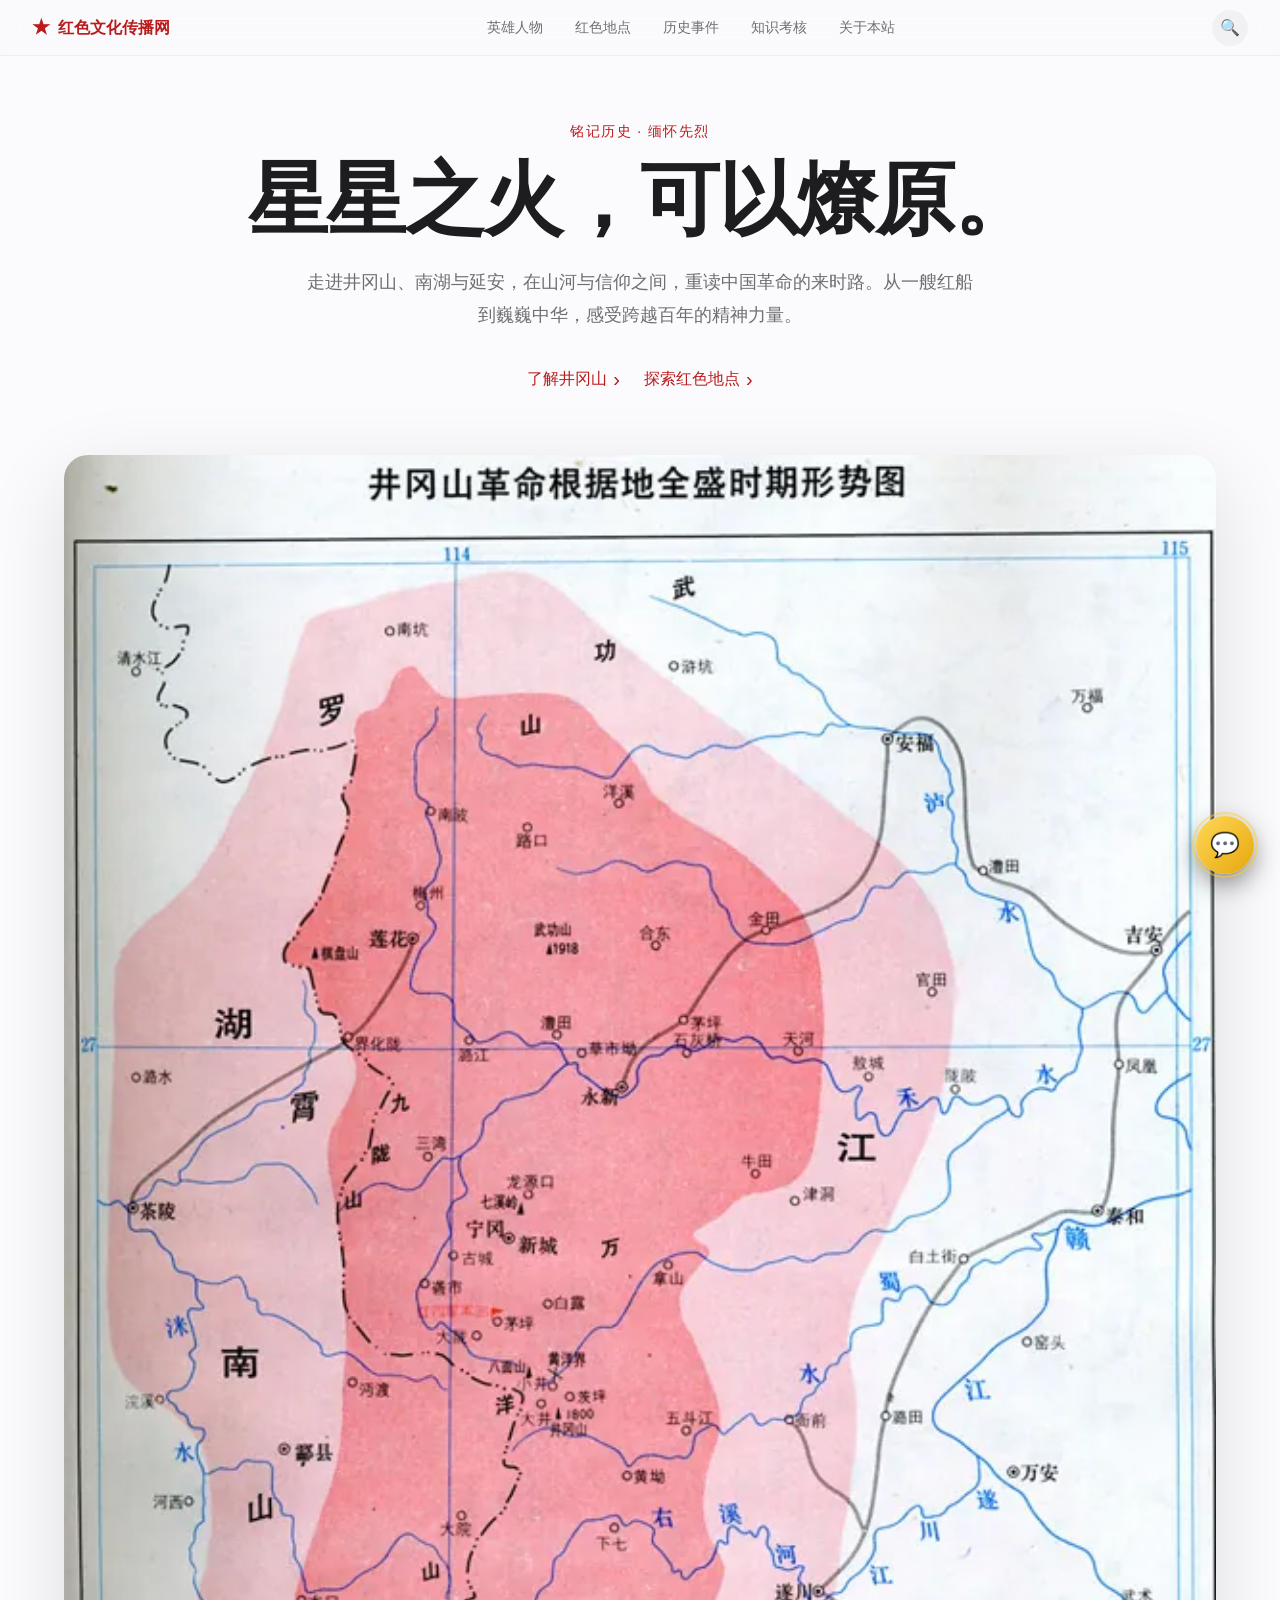
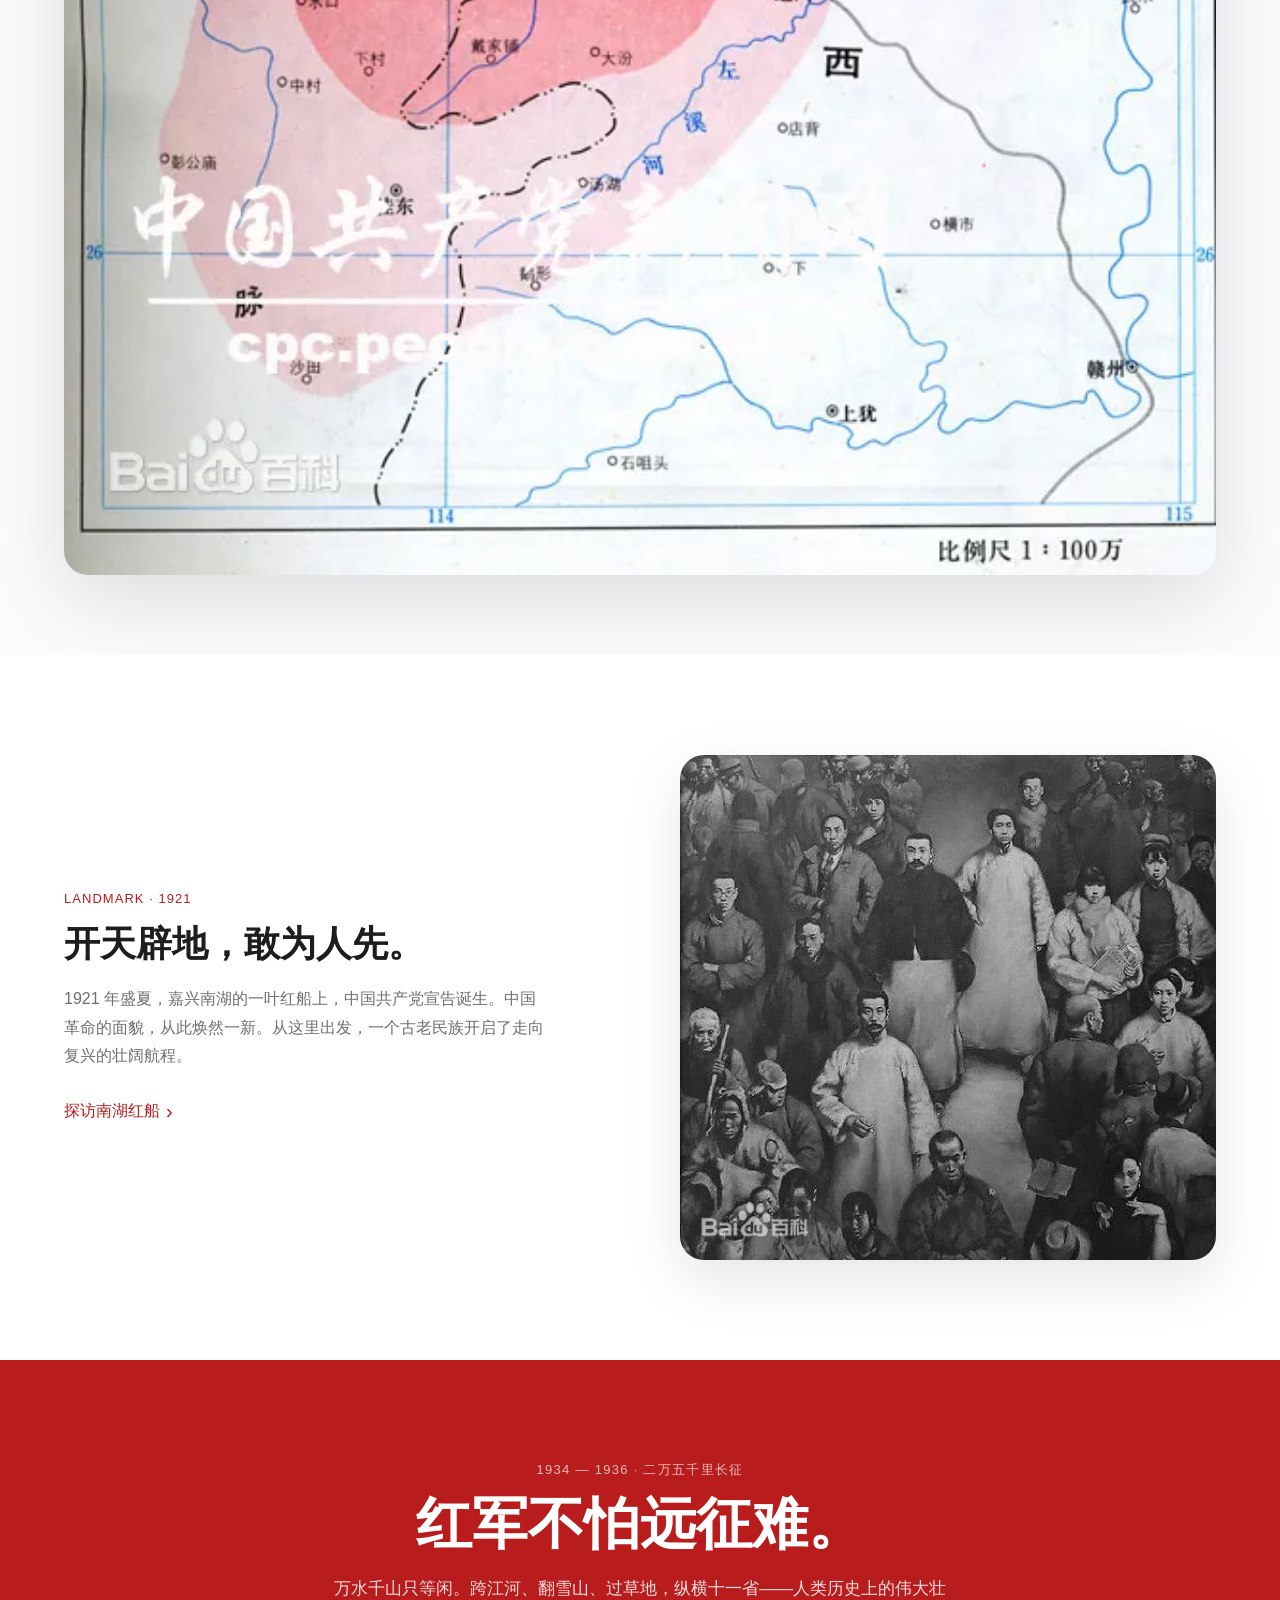
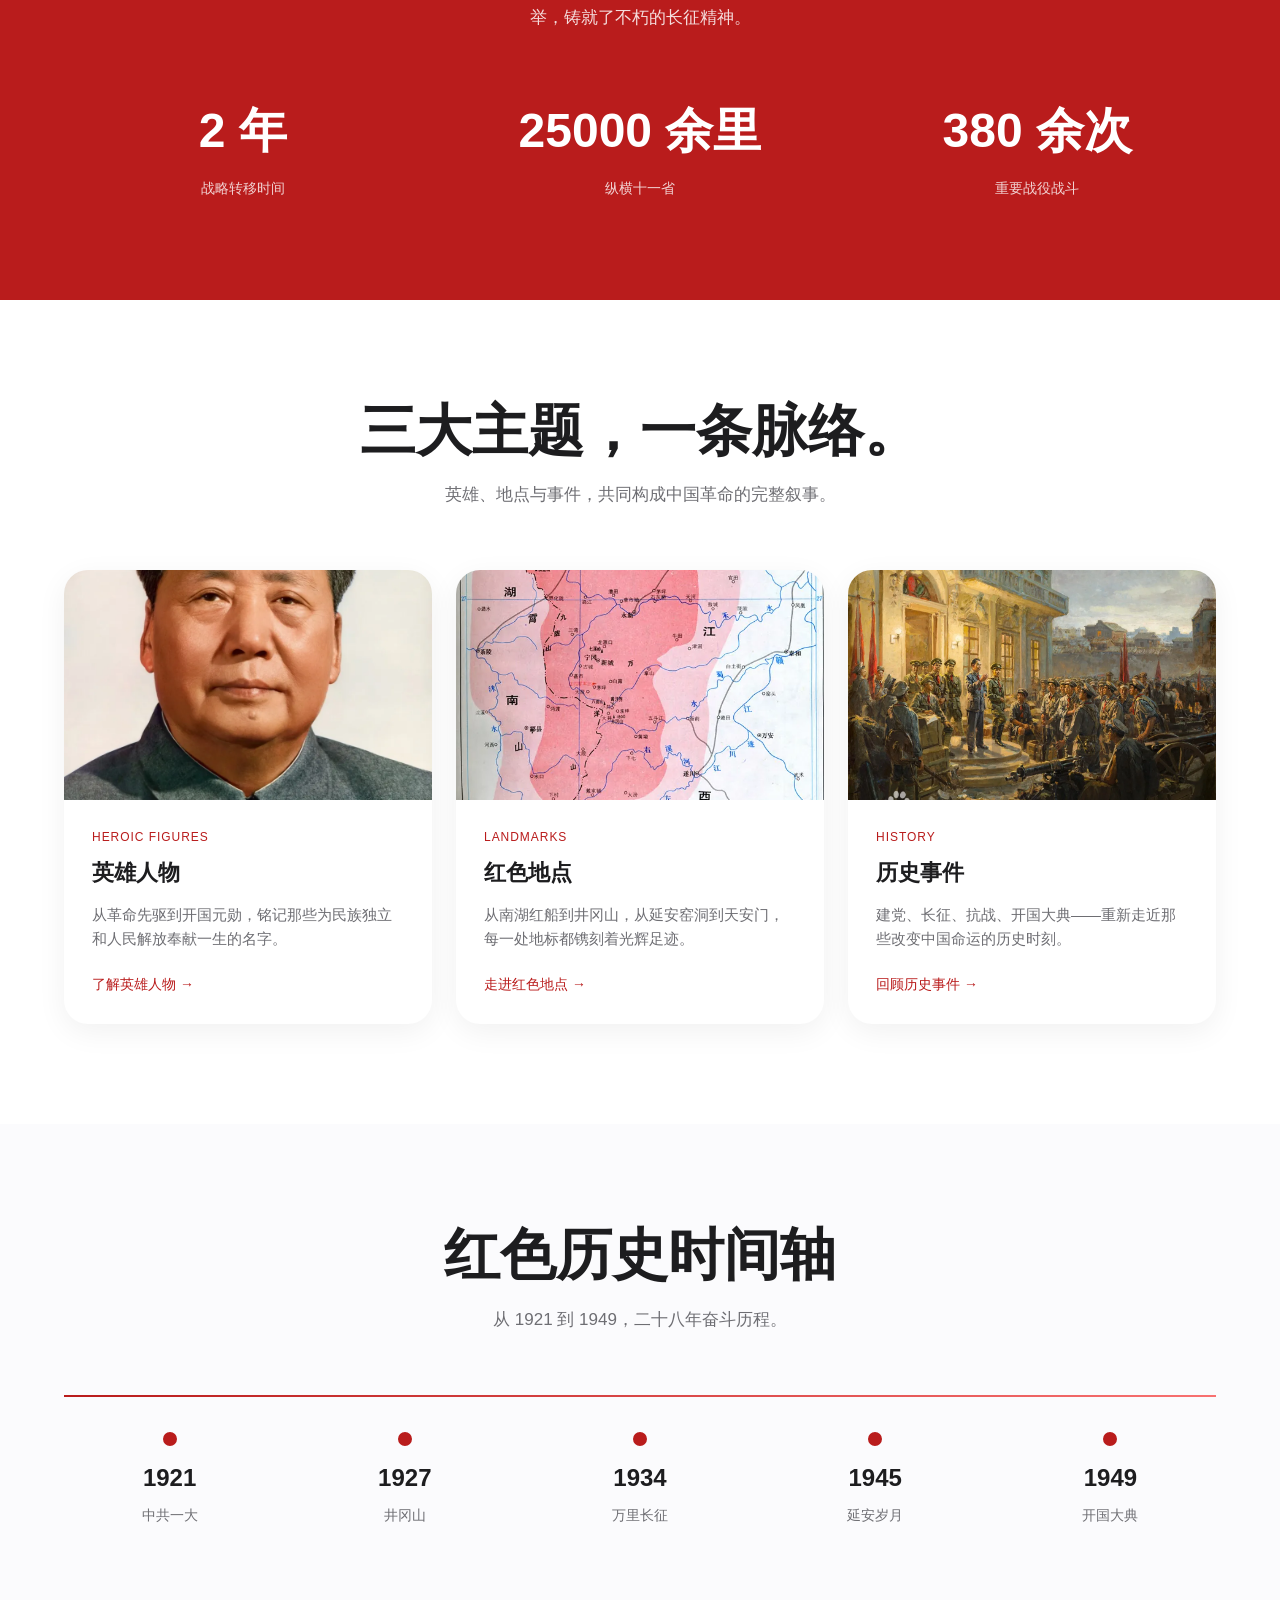
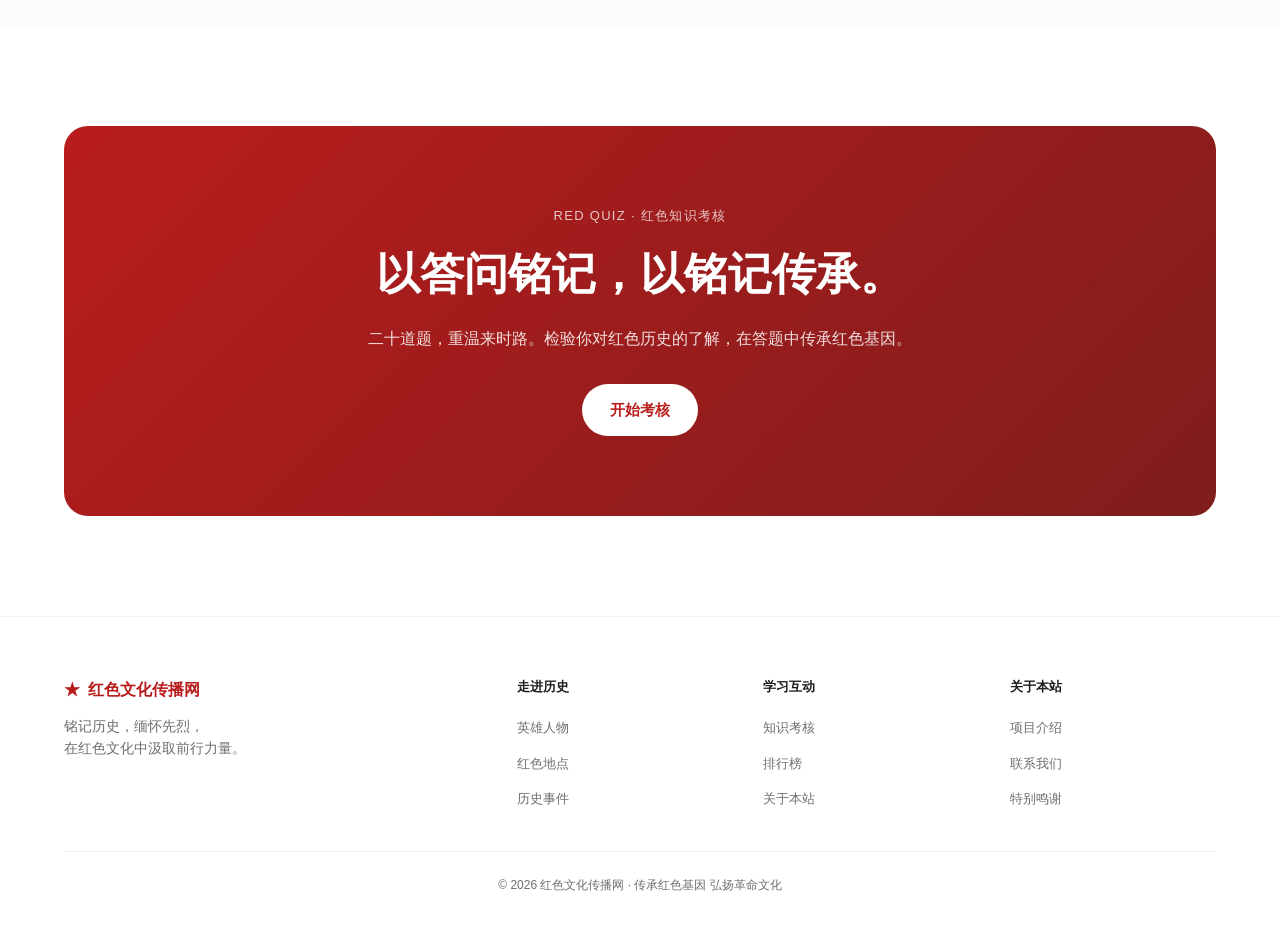
<file: index.html>
<!doctype html>
<html lang="zh-CN">
<head>
  <meta charset="UTF-8">
  <meta name="viewport" content="width=device-width, initial-scale=1.0">
  <title>红色文化传播网</title>
  <meta name="description" content="传承红色基因，弘扬革命文化。了解党史人物、红色事件、红色地点，参与知识考核。">
  <link rel="stylesheet" href="css/style.css">
</head>
<body>
  <header class="nav" id="nav">
    <a href="index.html" class="nav-logo">红色文化传播网</a>
    <nav>
      <ul class="nav-links" id="navLinks">
        <li><a href="heroes.html">英雄人物</a></li>
        <li><a href="places.html">红色地点</a></li>
        <li><a href="events.html">历史事件</a></li>
        <li><a href="quiz.html">知识考核</a></li>
        <li><a href="about.html">关于本站</a></li>
      </ul>
    </nav>
    <div class="nav-search" id="searchBtn" title="搜索">🔍</div>
    <div class="nav-toggle" id="navToggle">☰</div>
  </header>

  <main>
    <section class="hero">
      <div class="container">
        <p class="hero-eyebrow">铭记历史 · 缅怀先烈</p>
        <h1 class="hero-title">星星之火，可以燎原。</h1>
        <p class="hero-desc">走进井冈山、南湖与延安，在山河与信仰之间，重读中国革命的来时路。从一艘红船到巍巍中华，感受跨越百年的精神力量。</p>
        <div class="hero-actions">
          <a href="places.html" class="hero-link">了解井冈山</a>
          <a href="places.html" class="hero-link">探索红色地点</a>
        </div>
        <div class="hero-image">
          <img src="assets/img/jinggangshan.webp" alt="井冈山">
        </div>
      </div>
    </section>

    <section class="section section-light">
      <div class="container">
        <div class="feature">
          <div class="feature-content">
            <p class="feature-label">Landmark · 1921</p>
            <h2 class="feature-title">开天辟地，敢为人先。</h2>
            <p class="feature-text">1921 年盛夏，嘉兴南湖的一叶红船上，中国共产党宣告诞生。中国革命的面貌，从此焕然一新。从这里出发，一个古老民族开启了走向复兴的壮阔航程。</p>
            <a href="events.html" class="feature-link">探访南湖红船</a>
          </div>
          <div class="feature-image">
            <img src="assets/img/1921.webp" alt="南湖红船">
          </div>
        </div>
      </div>
    </section>

    <section class="section section-red">
      <div class="container" style="text-align: center;">
        <p class="section-eyebrow">1934 — 1936 · 二万五千里长征</p>
        <h2 class="section-title">红军不怕远征难。</h2>
        <p class="section-subtitle">万水千山只等闲。跨江河、翻雪山、过草地，纵横十一省——人类历史上的伟大壮举，铸就了不朽的长征精神。</p>
        <div class="stats">
          <div class="stat">
            <div class="stat-value">2 年</div>
            <div class="stat-label">战略转移时间</div>
          </div>
          <div class="stat">
            <div class="stat-value">25000 余里</div>
            <div class="stat-label">纵横十一省</div>
          </div>
          <div class="stat">
            <div class="stat-value">380 余次</div>
            <div class="stat-label">重要战役战斗</div>
          </div>
        </div>
      </div>
    </section>

    <section class="section section-light">
      <div class="container">
        <div class="section-header">
          <h2 class="section-title">三大主题，一条脉络。</h2>
          <p class="section-subtitle">英雄、地点与事件，共同构成中国革命的完整叙事。</p>
        </div>
        <div class="cards" id="themeCards">
          <article class="card">
            <div class="card-image">
              <img src="assets/img/maozedong.webp" alt="英雄人物">
            </div>
            <div class="card-body">
              <p class="card-label">Heroic Figures</p>
              <h3 class="card-title">英雄人物</h3>
              <p class="card-text">从革命先驱到开国元勋，铭记那些为民族独立和人民解放奉献一生的名字。</p>
              <a href="heroes.html" class="card-link">了解英雄人物 →</a>
            </div>
          </article>
          <article class="card">
            <div class="card-image">
              <img src="assets/img/jinggangshan.webp" alt="红色地点">
            </div>
            <div class="card-body">
              <p class="card-label">Landmarks</p>
              <h3 class="card-title">红色地点</h3>
              <p class="card-text">从南湖红船到井冈山，从延安窑洞到天安门，每一处地标都镌刻着光辉足迹。</p>
              <a href="places.html" class="card-link">走进红色地点 →</a>
            </div>
          </article>
          <article class="card">
            <div class="card-image">
              <img src="assets/img/81nanchangqiyi.webp" alt="历史事件">
            </div>
            <div class="card-body">
              <p class="card-label">History</p>
              <h3 class="card-title">历史事件</h3>
              <p class="card-text">建党、长征、抗战、开国大典——重新走近那些改变中国命运的历史时刻。</p>
              <a href="events.html" class="card-link">回顾历史事件 →</a>
            </div>
          </article>
        </div>
      </div>
    </section>

    <section class="section">
      <div class="container">
        <div class="section-header">
          <h2 class="section-title">红色历史时间轴</h2>
          <p class="section-subtitle">从 1921 到 1949，二十八年奋斗历程。</p>
        </div>
        <div class="timeline">
          <div class="timeline-item">
            <div class="timeline-year">1921</div>
            <div class="timeline-title">中共一大</div>
          </div>
          <div class="timeline-item">
            <div class="timeline-year">1927</div>
            <div class="timeline-title">井冈山</div>
          </div>
          <div class="timeline-item">
            <div class="timeline-year">1934</div>
            <div class="timeline-title">万里长征</div>
          </div>
          <div class="timeline-item">
            <div class="timeline-year">1945</div>
            <div class="timeline-title">延安岁月</div>
          </div>
          <div class="timeline-item">
            <div class="timeline-year">1949</div>
            <div class="timeline-title">开国大典</div>
          </div>
        </div>
      </div>
    </section>

    <section class="section section-light">
      <div class="container">
        <div class="cta">
          <p class="section-eyebrow" style="color: rgba(255,255,255,0.75);">Red Quiz · 红色知识考核</p>
          <h2 class="cta-title">以答问铭记，以铭记传承。</h2>
          <p class="cta-desc">二十道题，重温来时路。检验你对红色历史的了解，在答题中传承红色基因。</p>
          <a href="quiz.html" class="btn btn-light">开始考核</a>
        </div>
      </div>
    </section>
  </main>

  <footer class="footer">
    <div class="container">
      <div class="footer-grid">
        <div>
          <div class="footer-brand">红色文化传播网</div>
          <p class="footer-desc">铭记历史，缅怀先烈，<br>在红色文化中汲取前行力量。</p>
        </div>
        <div>
          <h4 class="footer-title">走进历史</h4>
          <ul class="footer-links">
            <li><a href="heroes.html">英雄人物</a></li>
            <li><a href="places.html">红色地点</a></li>
            <li><a href="events.html">历史事件</a></li>
          </ul>
        </div>
        <div>
          <h4 class="footer-title">学习互动</h4>
          <ul class="footer-links">
            <li><a href="quiz.html">知识考核</a></li>
            <li><a href="rank.html">排行榜</a></li>
            <li><a href="about.html">关于本站</a></li>
          </ul>
        </div>
        <div>
          <h4 class="footer-title">关于本站</h4>
          <ul class="footer-links">
            <li><a href="about.html">项目介绍</a></li>
            <li><a href="about.html#contact">联系我们</a></li>
            <li><a href="about.html#credits">特别鸣谢</a></li>
          </ul>
        </div>
      </div>
      <div class="footer-bottom">© 2026 红色文化传播网 · 传承红色基因 弘扬革命文化</div>
    </div>
  </footer>


  <script src="js/main.js"></script>
  <script src="js/ai.js"></script>
</body>
</html>
</file>
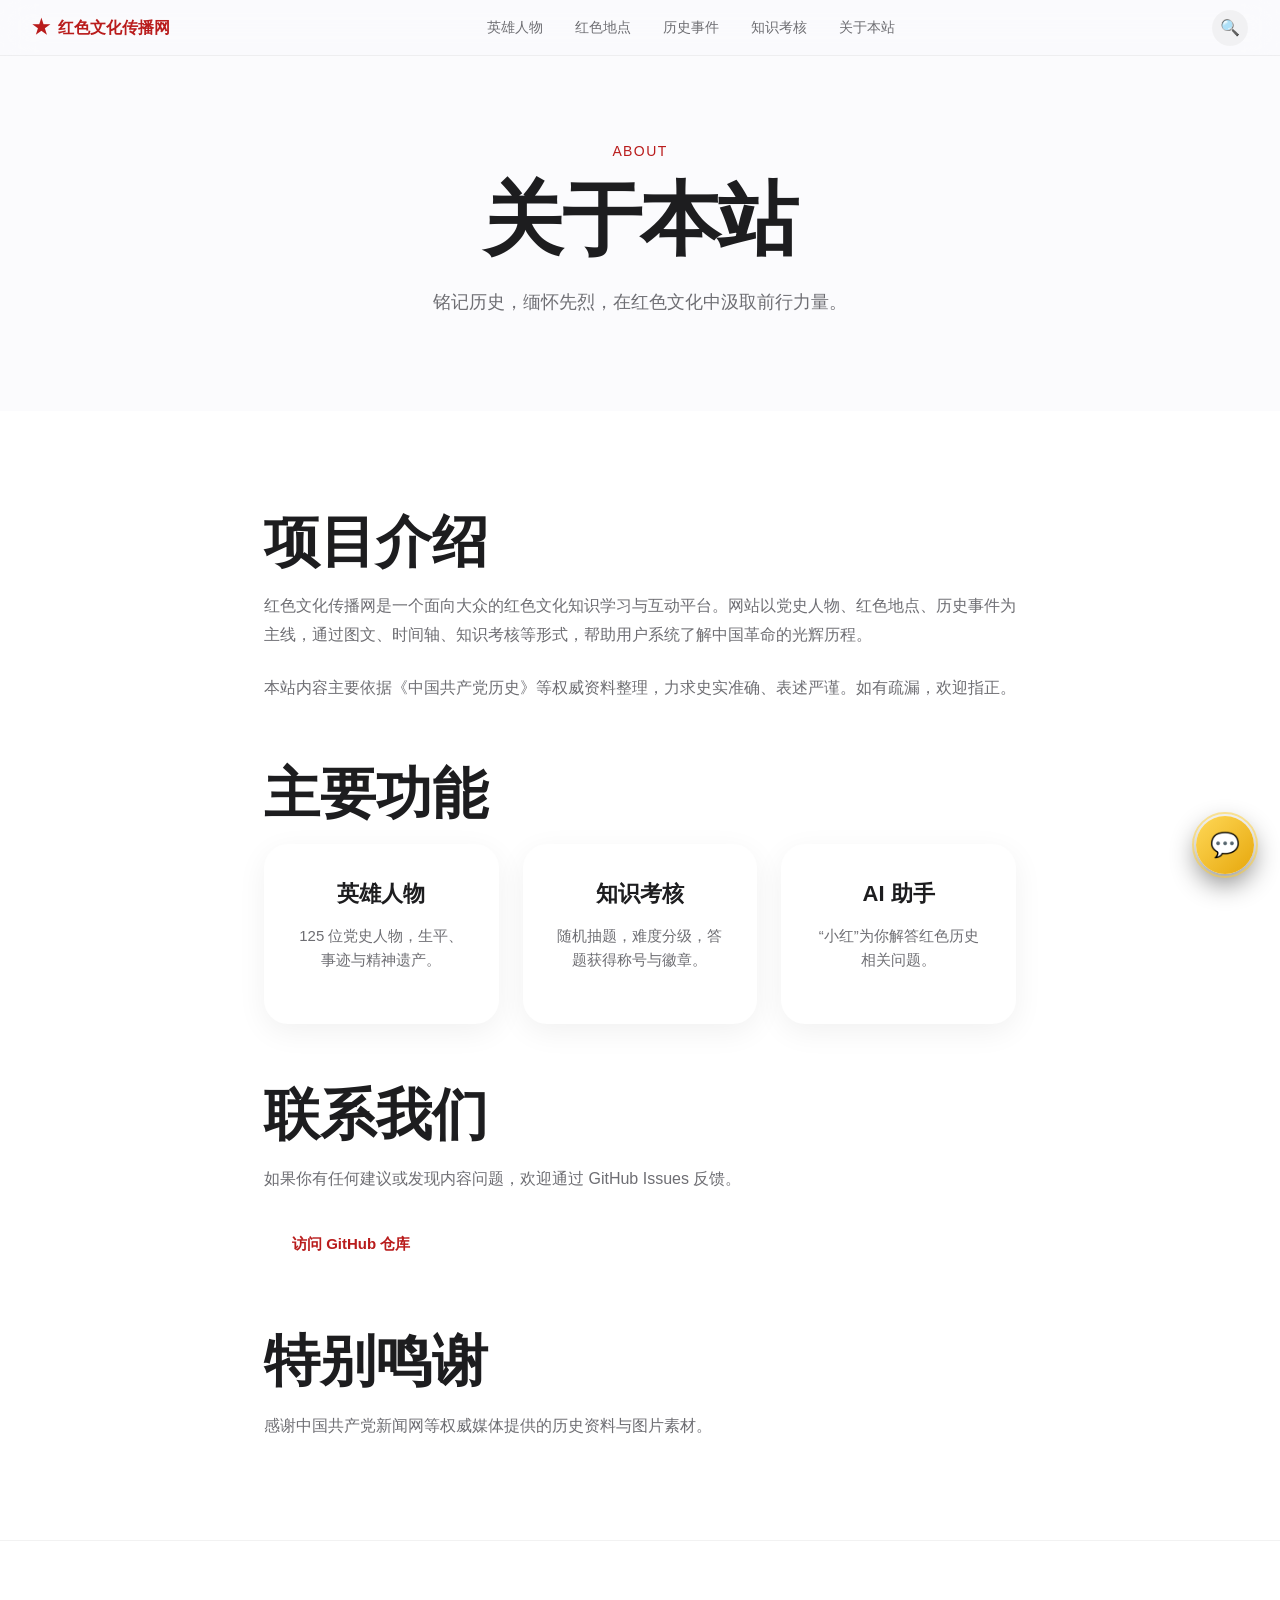
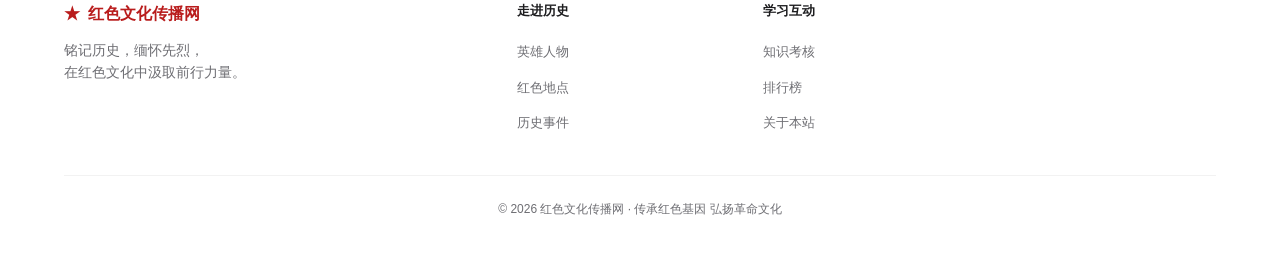
<file: about.html>
<!doctype html>
<html lang="zh-CN">
<head>
  <meta charset="UTF-8">
  <meta name="viewport" content="width=device-width, initial-scale=1.0">
  <title>关于本站 - 红色文化传播网</title>
  <link rel="stylesheet" href="css/style.css">
</head>
<body>
  <header class="nav" id="nav">
    <a href="index.html" class="nav-logo">红色文化传播网</a>
    <nav>
      <ul class="nav-links" id="navLinks">
        <li><a href="heroes.html">英雄人物</a></li>
        <li><a href="places.html">红色地点</a></li>
        <li><a href="events.html">历史事件</a></li>
        <li><a href="quiz.html">知识考核</a></li>
        <li><a href="about.html">关于本站</a></li>
      </ul>
    </nav>
    <div class="nav-search" id="searchBtn">🔍</div>
    <div class="nav-toggle" id="navToggle">☰</div>
  </header>

  <main>
    <section class="page-header">
      <div class="container">
        <p class="hero-eyebrow">About</p>
        <h1 class="hero-title">关于本站</h1>
        <p class="hero-desc">铭记历史，缅怀先烈，在红色文化中汲取前行力量。</p>
      </div>
    </section>

    <section class="section section-light">
      <div class="container" style="max-width: 800px;">
        <h2 class="section-title" style="text-align:left">项目介绍</h2>
        <p style="font-size:16px;color:var(--text-secondary);line-height:1.8;margin-bottom:24px;">
          红色文化传播网是一个面向大众的红色文化知识学习与互动平台。网站以党史人物、红色地点、历史事件为主线，通过图文、时间轴、知识考核等形式，帮助用户系统了解中国革命的光辉历程。
        </p>
        <p style="font-size:16px;color:var(--text-secondary);line-height:1.8;margin-bottom:60px;">
          本站内容主要依据《中国共产党历史》等权威资料整理，力求史实准确、表述严谨。如有疏漏，欢迎指正。
        </p>

        <h2 class="section-title" style="text-align:left">主要功能</h2>
        <div class="cards" style="margin-bottom:60px;">
          <div class="card" style="text-align:center;padding:32px;">
            <h3 class="card-title">英雄人物</h3>
            <p class="card-text">125 位党史人物，生平、事迹与精神遗产。</p>
          </div>
          <div class="card" style="text-align:center;padding:32px;">
            <h3 class="card-title">知识考核</h3>
            <p class="card-text">随机抽题，难度分级，答题获得称号与徽章。</p>
          </div>
          <div class="card" style="text-align:center;padding:32px;">
            <h3 class="card-title">AI 助手</h3>
            <p class="card-text">“小红”为你解答红色历史相关问题。</p>
          </div>
        </div>

        <h2 class="section-title" style="text-align:left" id="contact">联系我们</h2>
        <p style="font-size:16px;color:var(--text-secondary);line-height:1.8;margin-bottom:24px;">
          如果你有任何建议或发现内容问题，欢迎通过 GitHub Issues 反馈。
        </p>
        <a href="https://github.com/shuwey/red-culture-apple" target="_blank" class="btn btn-light" style="margin-bottom:60px;">访问 GitHub 仓库</a>

        <h2 class="section-title" style="text-align:left" id="credits">特别鸣谢</h2>
        <p style="font-size:16px;color:var(--text-secondary);line-height:1.8;">
          感谢中国共产党新闻网等权威媒体提供的历史资料与图片素材。
        </p>
      </div>
    </section>
  </main>

  <footer class="footer">
    <div class="container">
      <div class="footer-grid">
        <div>
          <div class="footer-brand">红色文化传播网</div>
          <p class="footer-desc">铭记历史，缅怀先烈，<br>在红色文化中汲取前行力量。</p>
        </div>
        <div>
          <h4 class="footer-title">走进历史</h4>
          <ul class="footer-links">
            <li><a href="heroes.html">英雄人物</a></li>
            <li><a href="places.html">红色地点</a></li>
            <li><a href="events.html">历史事件</a></li>
          </ul>
        </div>
        <div>
          <h4 class="footer-title">学习互动</h4>
          <ul class="footer-links">
            <li><a href="quiz.html">知识考核</a></li>
            <li><a href="rank.html">排行榜</a></li>
            <li><a href="about.html">关于本站</a></li>
          </ul>
        </div>
      </div>
      <div class="footer-bottom">© 2026 红色文化传播网 · 传承红色基因 弘扬革命文化</div>
    </div>
  </footer>


  <script src="js/main.js"></script>
  <script src="js/ai.js"></script>
</body>
</html>
</file>
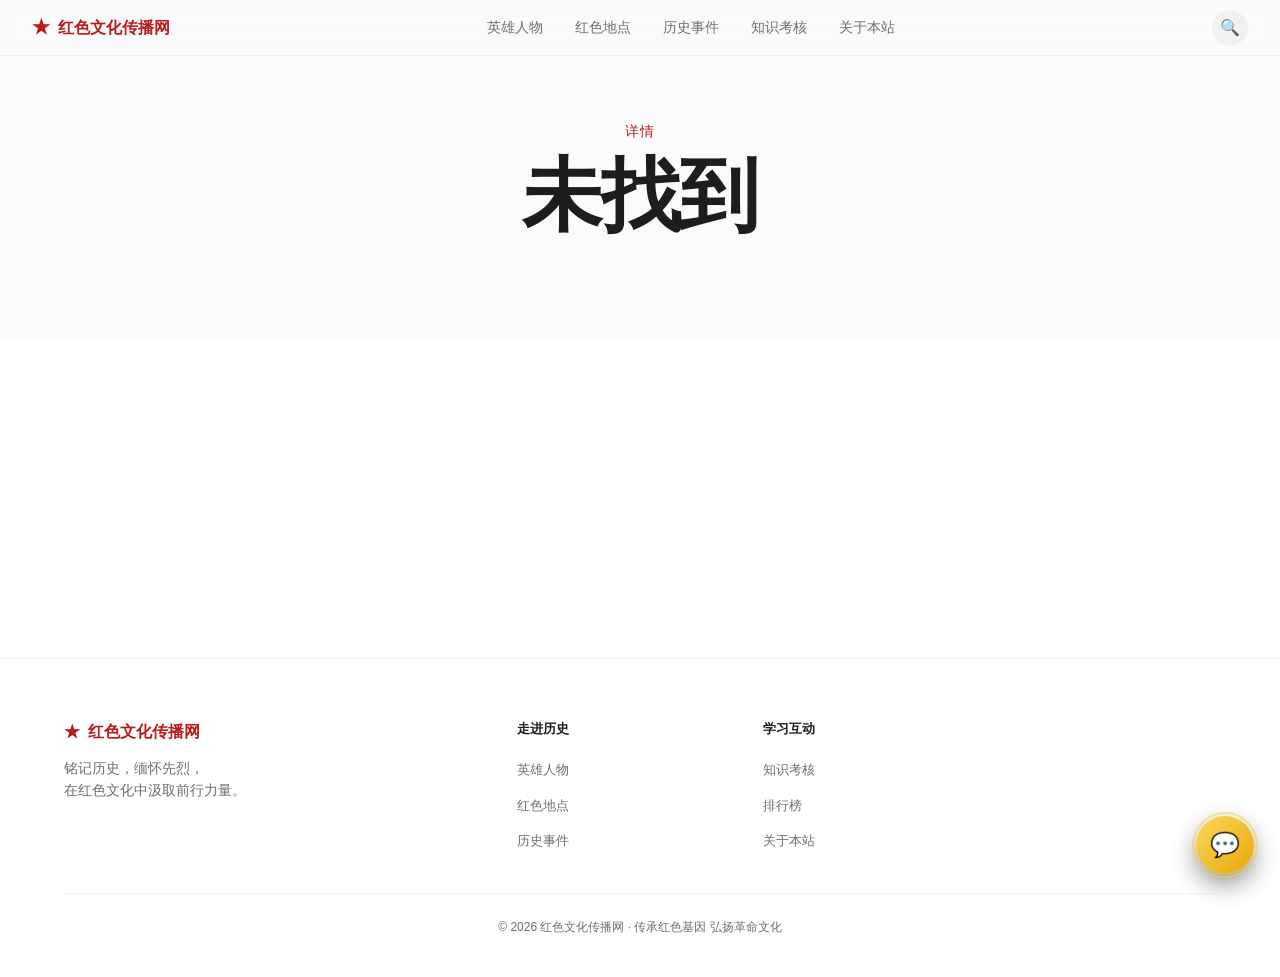
<file: detail.html>
<!doctype html>
<html lang="zh-CN">
<head>
  <meta charset="UTF-8">
  <meta name="viewport" content="width=device-width, initial-scale=1.0">
  <title>详情 - 红色文化传播网</title>
  <link rel="stylesheet" href="css/style.css">
  <style>
    .detail-hero {
      padding-top: 120px;
      padding-bottom: 60px;
      text-align: center;
      background: var(--bg);
    }
    .detail-image {
      max-width: 720px;
      margin: 40px auto 0;
      border-radius: var(--radius);
      overflow: hidden;
      box-shadow: 0 20px 60px rgba(0,0,0,0.1);
    }
    .detail-image img { width: 100%; height: auto; }
    .detail-body {
      max-width: 800px;
      margin: 0 auto;
      padding: 60px 24px;
    }
    .detail-body p {
      font-size: 16px;
      line-height: 1.9;
      color: var(--text-secondary);
      margin-bottom: 24px;
    }
    .detail-body h3 {
      font-size: 24px;
      margin: 40px 0 16px;
    }
    .detail-meta {
      color: var(--red);
      font-size: 14px;
      letter-spacing: 0.05em;
      margin-bottom: 12px;
    }
  </style>
</head>
<body>
  <header class="nav" id="nav">
    <a href="index.html" class="nav-logo">红色文化传播网</a>
    <nav>
      <ul class="nav-links" id="navLinks">
        <li><a href="heroes.html">英雄人物</a></li>
        <li><a href="places.html">红色地点</a></li>
        <li><a href="events.html">历史事件</a></li>
        <li><a href="quiz.html">知识考核</a></li>
        <li><a href="about.html">关于本站</a></li>
      </ul>
    </nav>
    <div class="nav-search" id="searchBtn">🔍</div>
    <div class="nav-toggle" id="navToggle">☰</div>
  </header>

  <main>
    <section class="detail-hero">
      <div class="container">
        <p class="detail-meta" id="detailMeta">详情</p>
        <h1 class="hero-title" id="detailTitle">加载中…</h1>
        <div class="detail-image" id="detailImage"></div>
      </div>
    </section>

    <section class="section section-light">
      <div class="detail-body" id="detailBody"></div>
    </section>
  </main>

  <footer class="footer">
    <div class="container">
      <div class="footer-grid">
        <div>
          <div class="footer-brand">红色文化传播网</div>
          <p class="footer-desc">铭记历史，缅怀先烈，<br>在红色文化中汲取前行力量。</p>
        </div>
        <div>
          <h4 class="footer-title">走进历史</h4>
          <ul class="footer-links">
            <li><a href="heroes.html">英雄人物</a></li>
            <li><a href="places.html">红色地点</a></li>
            <li><a href="events.html">历史事件</a></li>
          </ul>
        </div>
        <div>
          <h4 class="footer-title">学习互动</h4>
          <ul class="footer-links">
            <li><a href="quiz.html">知识考核</a></li>
            <li><a href="rank.html">排行榜</a></li>
            <li><a href="about.html">关于本站</a></li>
          </ul>
        </div>
      </div>
      <div class="footer-bottom">© 2026 红色文化传播网 · 传承红色基因 弘扬革命文化</div>
    </div>
  </footer>


  <script src="data/heroes.js"></script>
  <script src="data/places.js"></script>
  <script src="data/events.js"></script>
  <script src="js/main.js"></script>
  <script src="js/ai.js"></script>
  <script>
    document.addEventListener('DOMContentLoaded', () => {
      const params = new URLSearchParams(window.location.search);
      const type = params.get('type');
      const id = parseInt(params.get('id'), 10);
      let data;
      let label = '';
      if (type === 'hero') { data = HEROES; label = '英雄人物'; }
      else if (type === 'place') { data = PLACES; label = '红色地点'; }
      else if (type === 'event') { data = EVENTS; label = '历史事件'; }
      else { document.getElementById('detailTitle').textContent = '未找到'; return; }

      const item = data.find(d => d.id === id);
      if (!item) { document.getElementById('detailTitle').textContent = '未找到'; return; }

      document.getElementById('detailMeta').textContent = `${label} · ${item.cat || ''}`;
      document.getElementById('detailTitle').textContent = item.n;
      document.getElementById('detailImage').innerHTML = `<img src="${item.img}" alt="${item.n}">`;
      document.getElementById('detailBody').innerHTML = `
        <p>${item.h}</p>
        <h3>历史经过</h3>
        <p>${item.e}</p>
        <h3>历史意义</h3>
        <p>${item.l}</p>
      `;
    });
  </script>
</body>
</html>
</file>
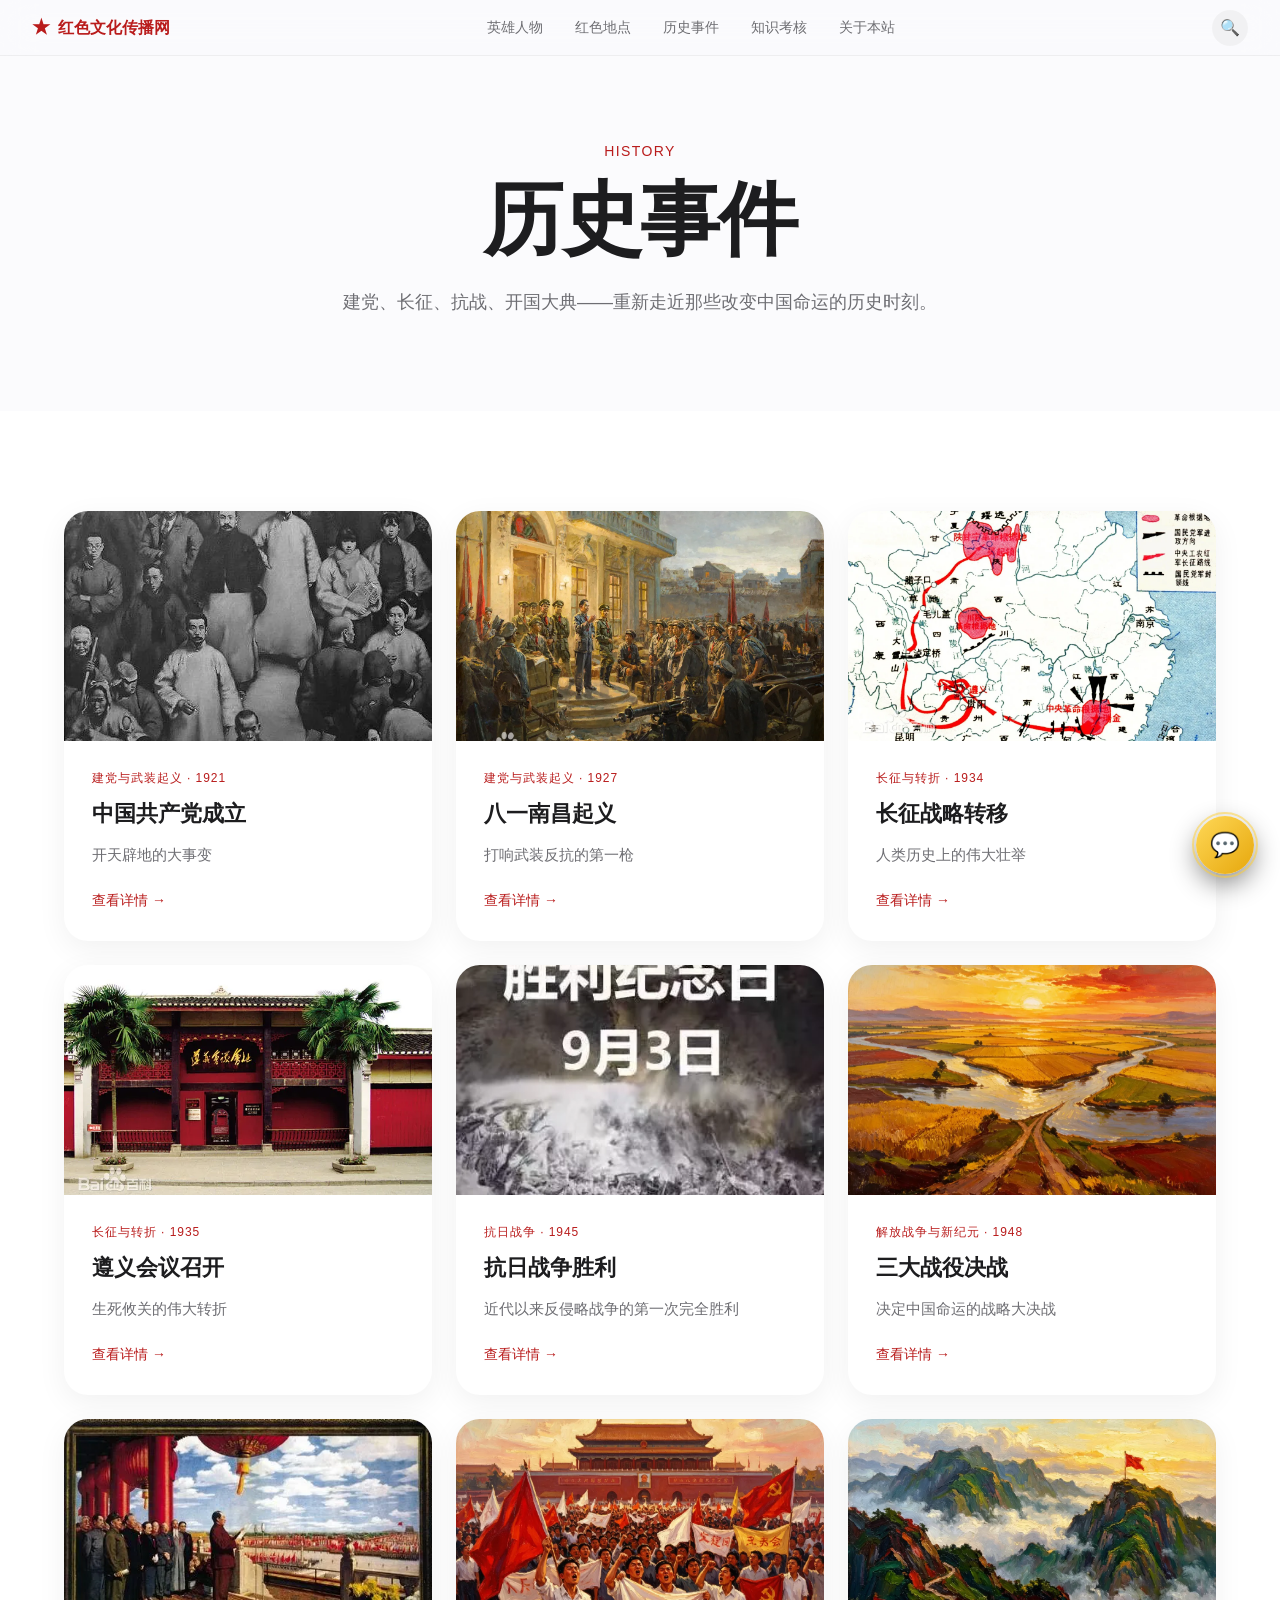
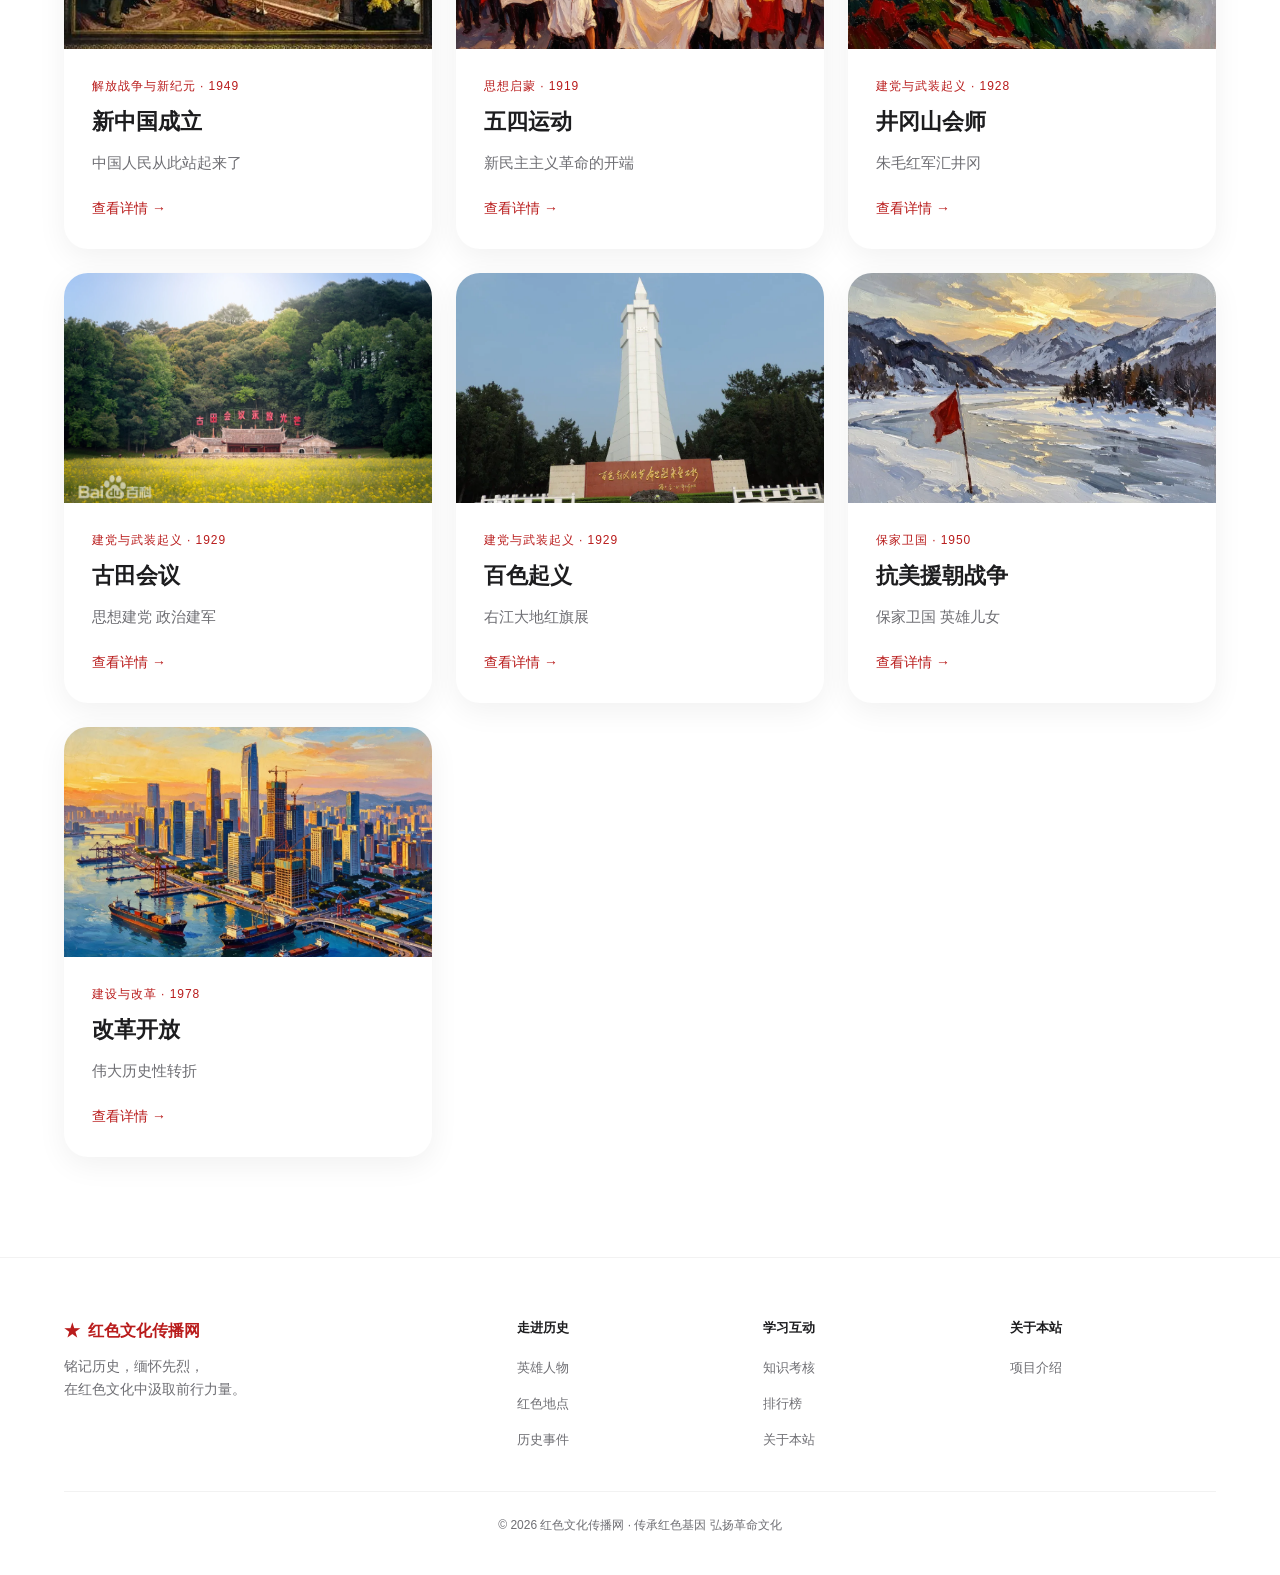
<file: events.html>
<!doctype html>
<html lang="zh-CN">
<head>
  <meta charset="UTF-8">
  <meta name="viewport" content="width=device-width, initial-scale=1.0">
  <title>历史事件 - 红色文化传播网</title>
  <link rel="stylesheet" href="css/style.css">
</head>
<body>
  <header class="nav" id="nav">
    <a href="index.html" class="nav-logo">红色文化传播网</a>
    <nav>
      <ul class="nav-links" id="navLinks">
        <li><a href="heroes.html">英雄人物</a></li>
        <li><a href="places.html">红色地点</a></li>
        <li><a href="events.html">历史事件</a></li>
        <li><a href="quiz.html">知识考核</a></li>
        <li><a href="about.html">关于本站</a></li>
      </ul>
    </nav>
    <div class="nav-search" id="searchBtn">🔍</div>
    <div class="nav-toggle" id="navToggle">☰</div>
  </header>

  <main>
    <section class="page-header">
      <div class="container">
        <p class="hero-eyebrow">History</p>
        <h1 class="hero-title">历史事件</h1>
        <p class="hero-desc">建党、长征、抗战、开国大典——重新走近那些改变中国命运的历史时刻。</p>
      </div>
    </section>

    <section class="section section-light">
      <div class="container">
        <div class="cards" id="eventCards"></div>
      </div>
    </section>
  </main>

  <footer class="footer">
    <div class="container">
      <div class="footer-grid">
        <div>
          <div class="footer-brand">红色文化传播网</div>
          <p class="footer-desc">铭记历史，缅怀先烈，<br>在红色文化中汲取前行力量。</p>
        </div>
        <div>
          <h4 class="footer-title">走进历史</h4>
          <ul class="footer-links">
            <li><a href="heroes.html">英雄人物</a></li>
            <li><a href="places.html">红色地点</a></li>
            <li><a href="events.html">历史事件</a></li>
          </ul>
        </div>
        <div>
          <h4 class="footer-title">学习互动</h4>
          <ul class="footer-links">
            <li><a href="quiz.html">知识考核</a></li>
            <li><a href="rank.html">排行榜</a></li>
            <li><a href="about.html">关于本站</a></li>
          </ul>
        </div>
        <div>
          <h4 class="footer-title">关于本站</h4>
          <ul class="footer-links">
            <li><a href="about.html">项目介绍</a></li>
          </ul>
        </div>
      </div>
      <div class="footer-bottom">© 2026 红色文化传播网 · 传承红色基因 弘扬革命文化</div>
    </div>
  </footer>


  <script src="data/events.js"></script>
  <script src="js/main.js"></script>
  <script src="js/ai.js"></script>
  <script>
    document.addEventListener('DOMContentLoaded', () => {
      const container = document.getElementById('eventCards');
      if (!container || typeof EVENTS === 'undefined') return;
      container.innerHTML = EVENTS.map(e => `
        <article class="card">
          <div class="card-image">
            <img src="${e.img}" alt="${e.n}">
          </div>
          <div class="card-body">
            <p class="card-label">${e.cat} · ${e.yr}</p>
            <h3 class="card-title">${e.n}</h3>
            <p class="card-text">${e.s}</p>
            <a href="detail.html?type=event&id=${e.id}" class="card-link">查看详情 →</a>
          </div>
        </article>
      `).join('');
    });
  </script>
</body>
</html>
</file>
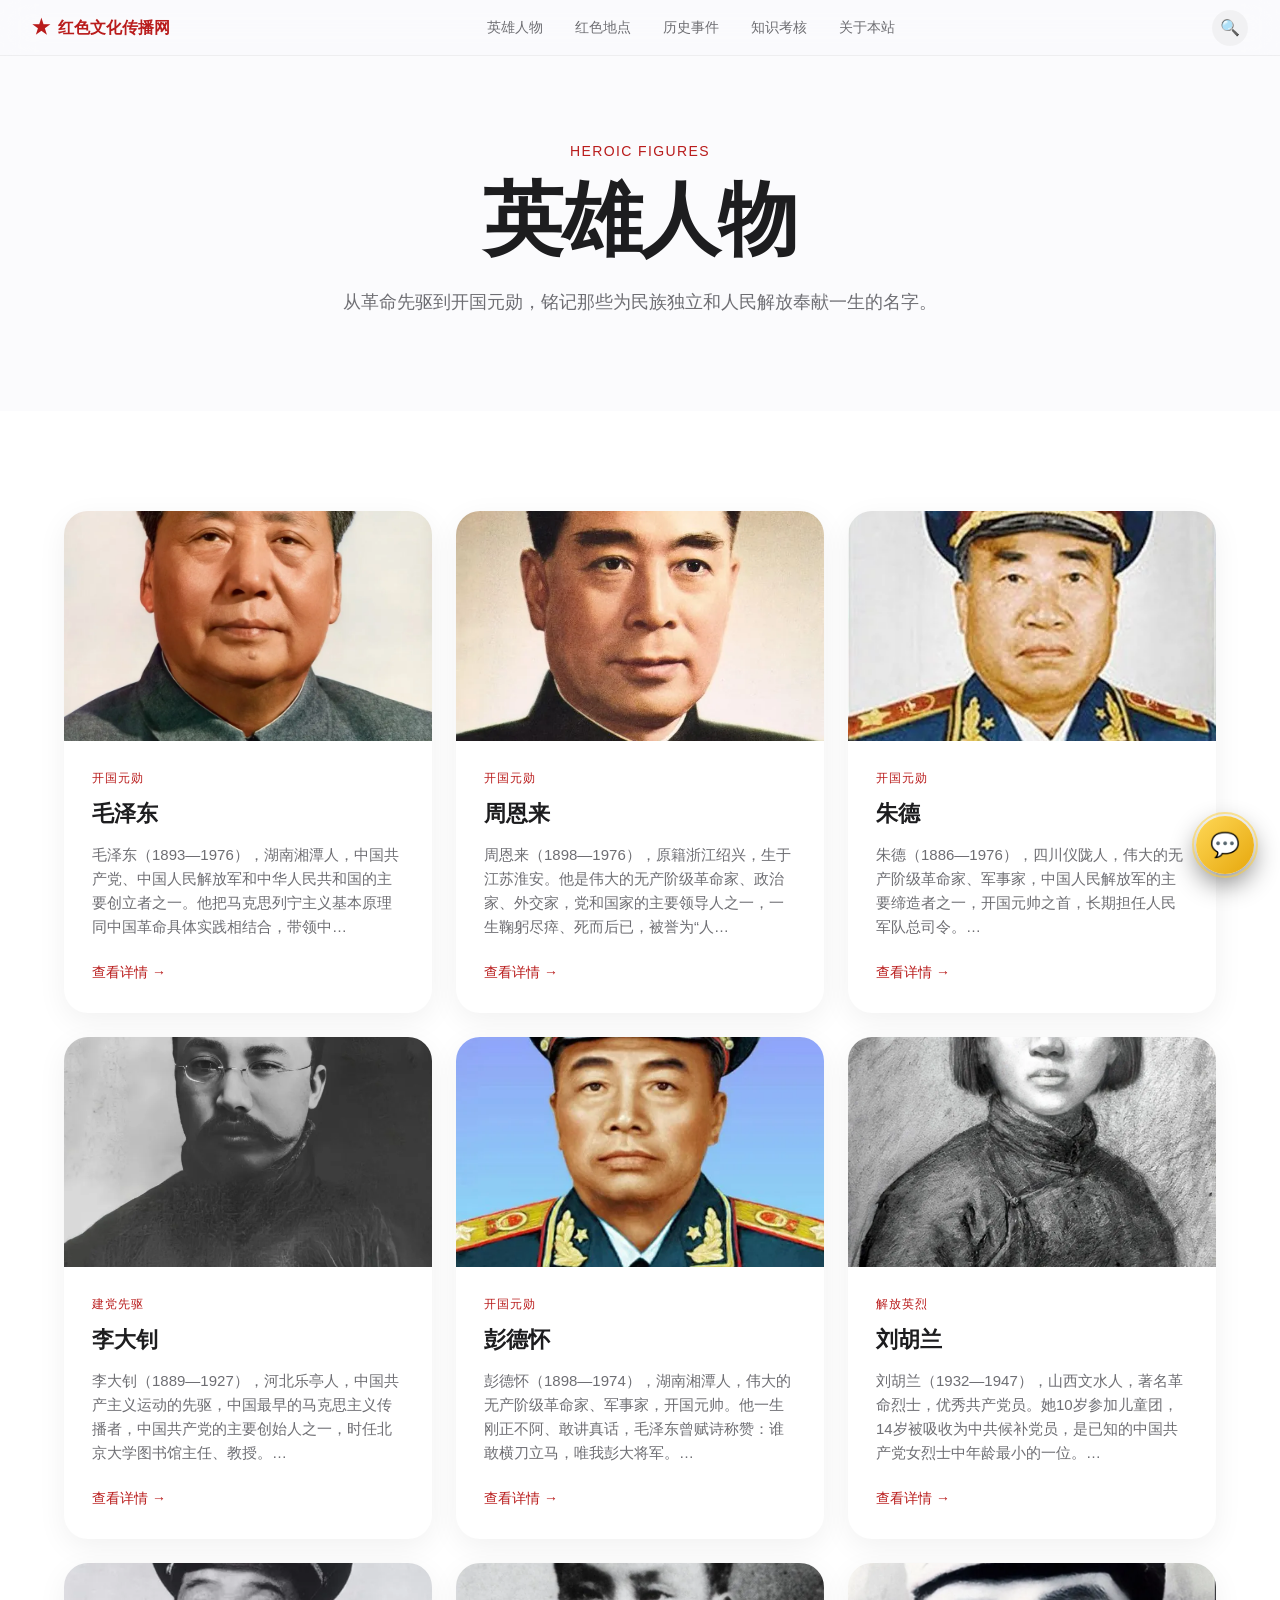
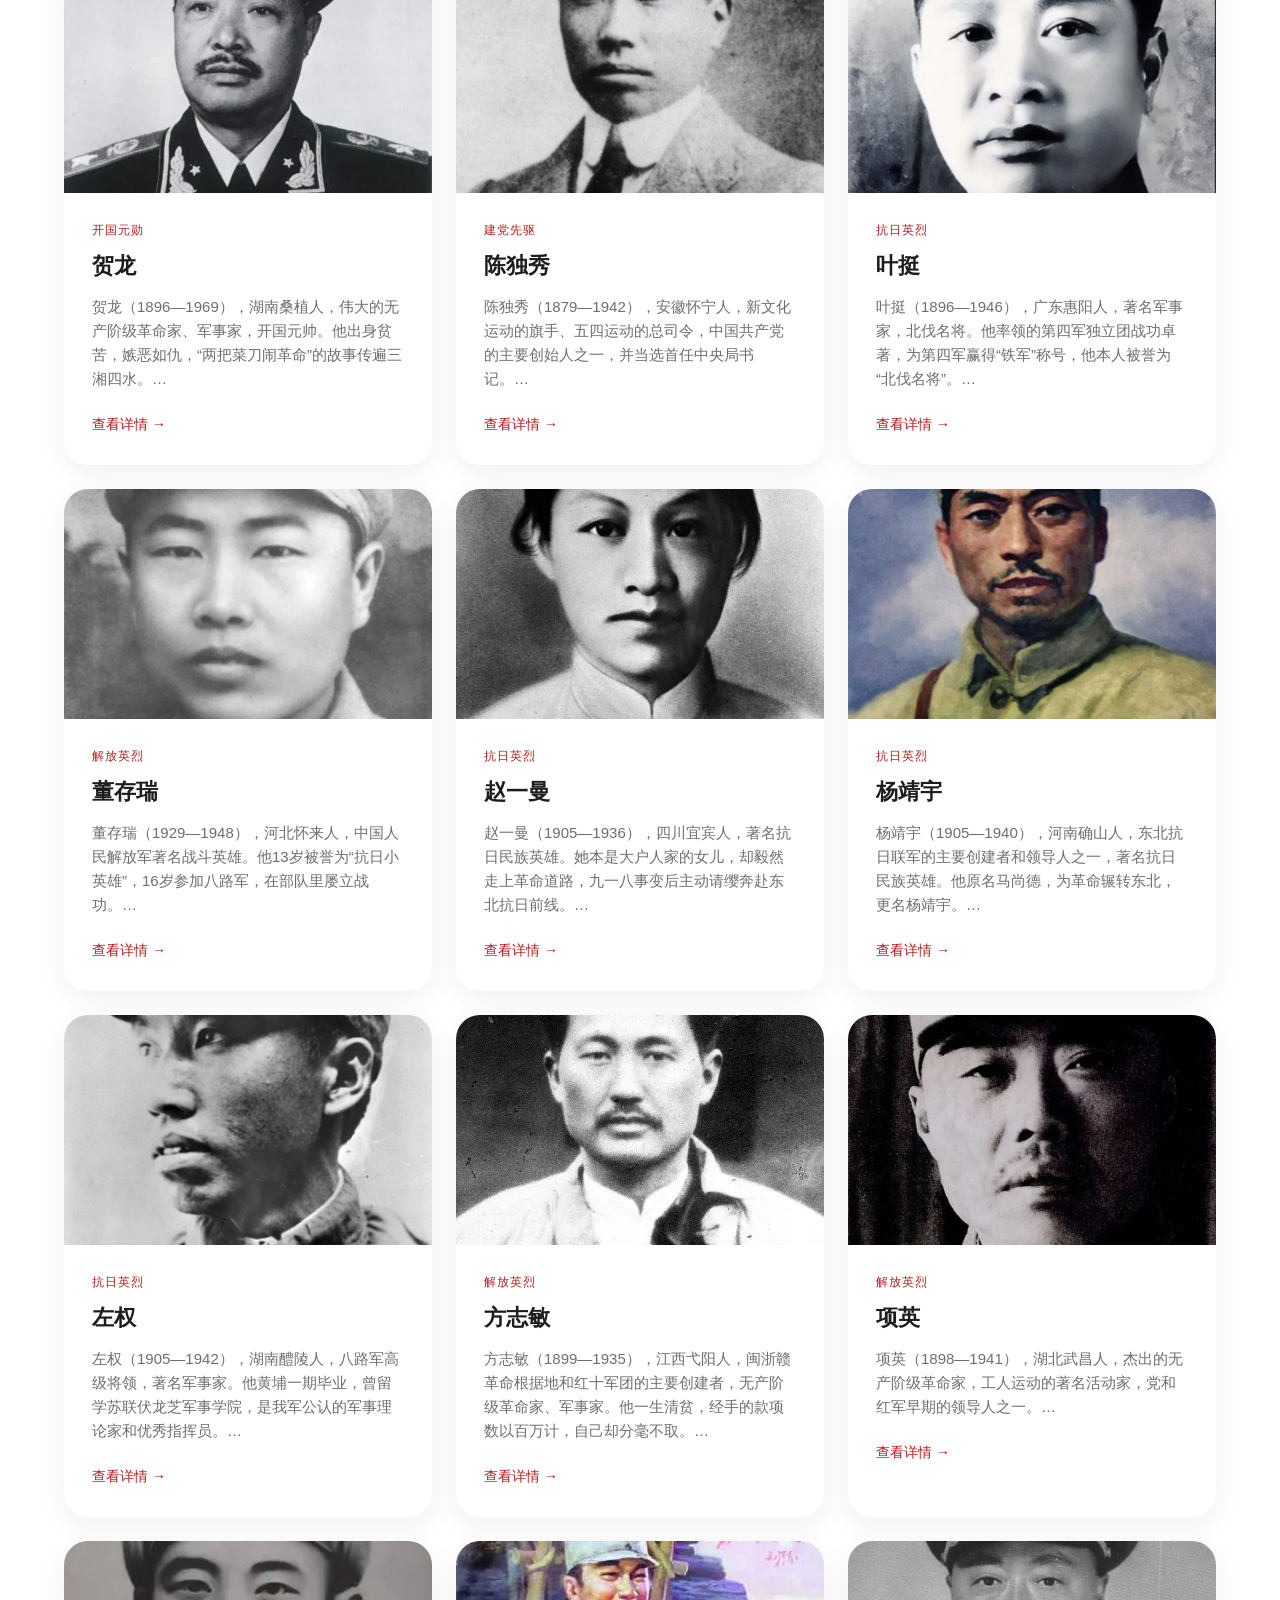
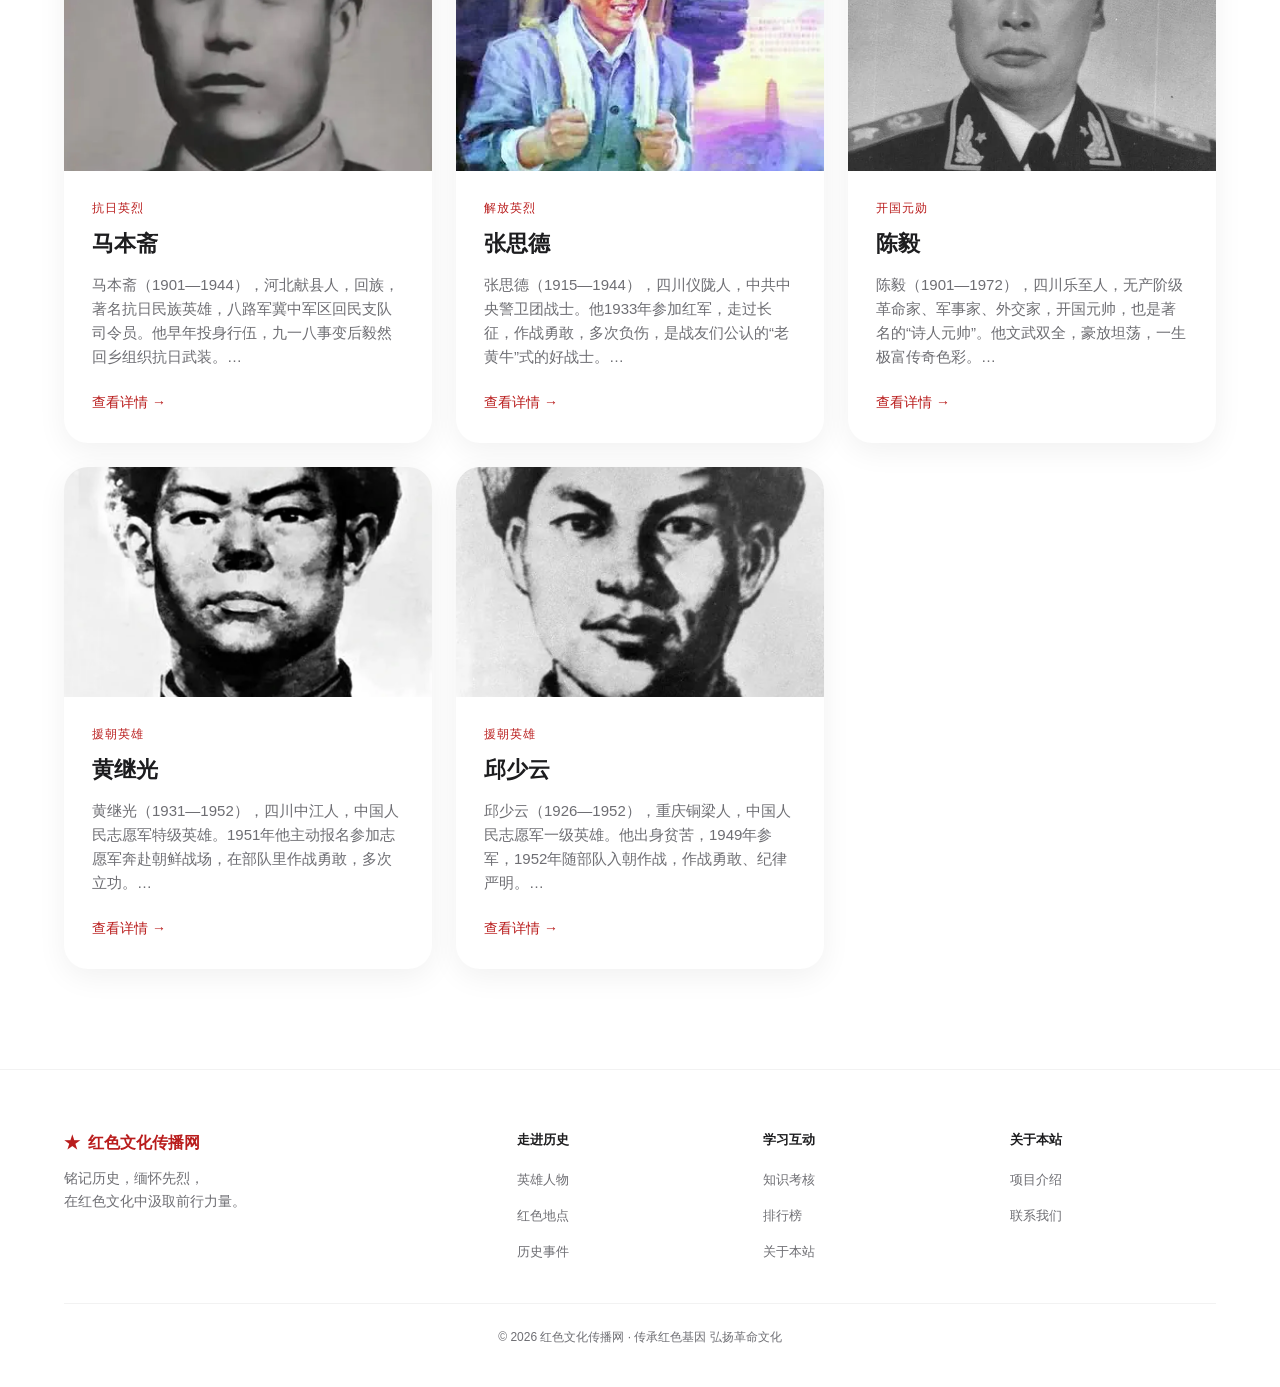
<file: heroes.html>
<!doctype html>
<html lang="zh-CN">
<head>
  <meta charset="UTF-8">
  <meta name="viewport" content="width=device-width, initial-scale=1.0">
  <title>英雄人物 - 红色文化传播网</title>
  <link rel="stylesheet" href="css/style.css">
</head>
<body>
  <header class="nav" id="nav">
    <a href="index.html" class="nav-logo">红色文化传播网</a>
    <nav>
      <ul class="nav-links" id="navLinks">
        <li><a href="heroes.html">英雄人物</a></li>
        <li><a href="places.html">红色地点</a></li>
        <li><a href="events.html">历史事件</a></li>
        <li><a href="quiz.html">知识考核</a></li>
        <li><a href="about.html">关于本站</a></li>
      </ul>
    </nav>
    <div class="nav-search" id="searchBtn">🔍</div>
    <div class="nav-toggle" id="navToggle">☰</div>
  </header>

  <main>
    <section class="page-header">
      <div class="container">
        <p class="hero-eyebrow">Heroic Figures</p>
        <h1 class="hero-title">英雄人物</h1>
        <p class="hero-desc">从革命先驱到开国元勋，铭记那些为民族独立和人民解放奉献一生的名字。</p>
      </div>
    </section>

    <section class="section section-light">
      <div class="container">
        <div class="cards" id="heroCards"></div>
      </div>
    </section>
  </main>

  <footer class="footer">
    <div class="container">
      <div class="footer-grid">
        <div>
          <div class="footer-brand">红色文化传播网</div>
          <p class="footer-desc">铭记历史，缅怀先烈，<br>在红色文化中汲取前行力量。</p>
        </div>
        <div>
          <h4 class="footer-title">走进历史</h4>
          <ul class="footer-links">
            <li><a href="heroes.html">英雄人物</a></li>
            <li><a href="places.html">红色地点</a></li>
            <li><a href="events.html">历史事件</a></li>
          </ul>
        </div>
        <div>
          <h4 class="footer-title">学习互动</h4>
          <ul class="footer-links">
            <li><a href="quiz.html">知识考核</a></li>
            <li><a href="rank.html">排行榜</a></li>
            <li><a href="about.html">关于本站</a></li>
          </ul>
        </div>
        <div>
          <h4 class="footer-title">关于本站</h4>
          <ul class="footer-links">
            <li><a href="about.html">项目介绍</a></li>
            <li><a href="about.html#contact">联系我们</a></li>
          </ul>
        </div>
      </div>
      <div class="footer-bottom">© 2026 红色文化传播网 · 传承红色基因 弘扬革命文化</div>
    </div>
  </footer>


  <script src="data/heroes.js"></script>
  <script src="js/main.js"></script>
  <script src="js/ai.js"></script>
  <script>
    document.addEventListener('DOMContentLoaded', () => {
      const container = document.getElementById('heroCards');
      if (!container || typeof HEROES === 'undefined') return;
      container.innerHTML = HEROES.map(h => `
        <article class="card">
          <div class="card-image">
            <img src="${h.img}" alt="${h.n}">
          </div>
          <div class="card-body">
            <p class="card-label">${h.cat || '党史人物'}</p>
            <h3 class="card-title">${h.n}</h3>
            <p class="card-text">${h.h.slice(0, 80)}…</p>
            <a href="detail.html?type=hero&id=${h.id}" class="card-link">查看详情 →</a>
          </div>
        </article>
      `).join('');
    });
  </script>
</body>
</html>
</file>
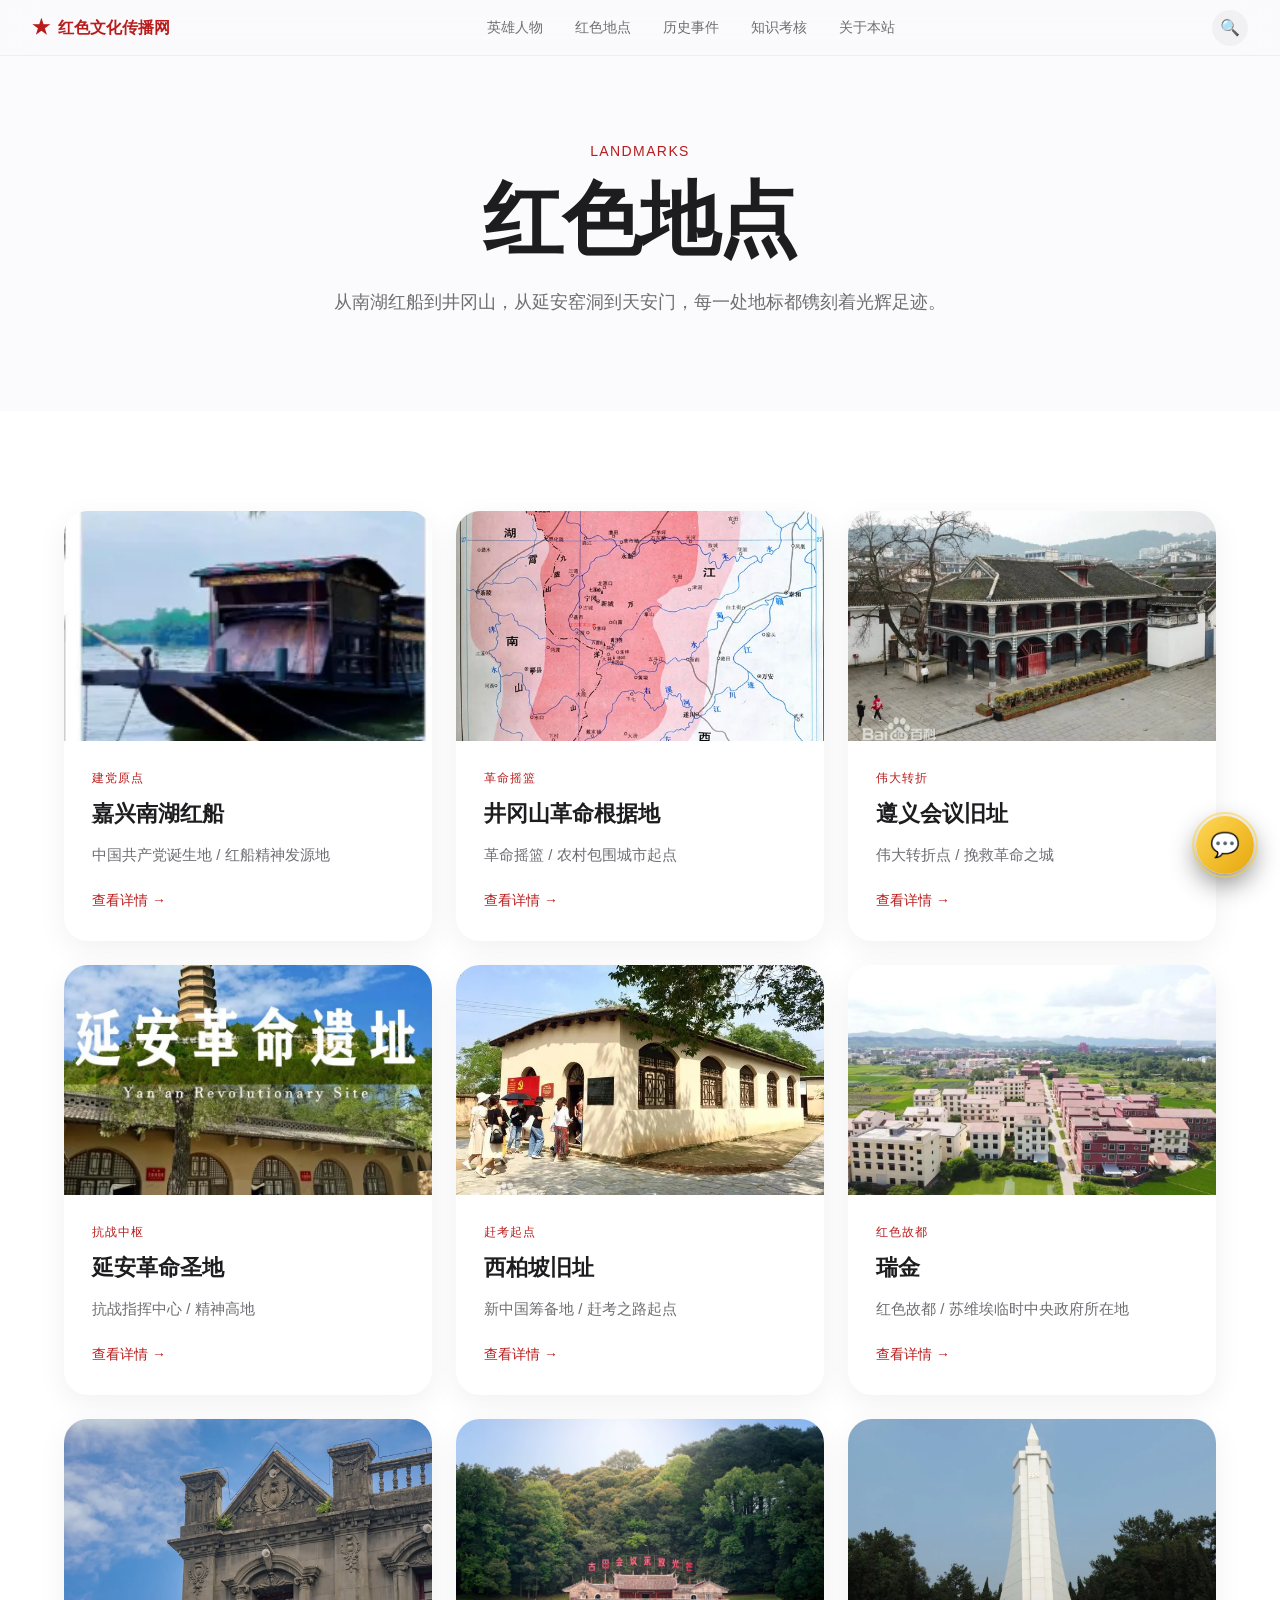
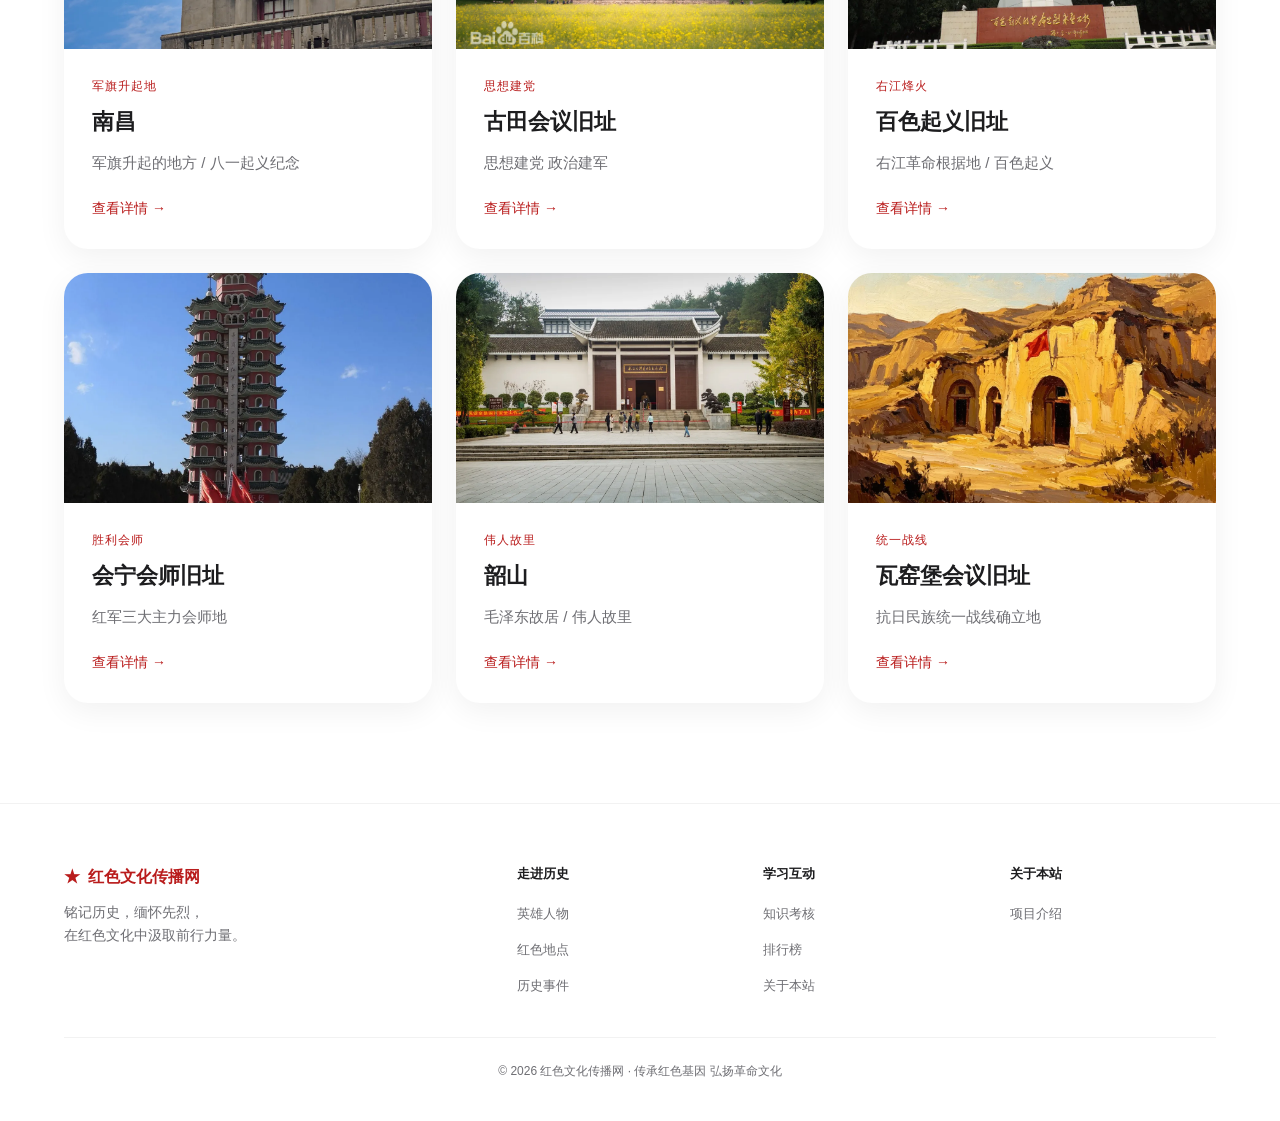
<file: places.html>
<!doctype html>
<html lang="zh-CN">
<head>
  <meta charset="UTF-8">
  <meta name="viewport" content="width=device-width, initial-scale=1.0">
  <title>红色地点 - 红色文化传播网</title>
  <link rel="stylesheet" href="css/style.css">
</head>
<body>
  <header class="nav" id="nav">
    <a href="index.html" class="nav-logo">红色文化传播网</a>
    <nav>
      <ul class="nav-links" id="navLinks">
        <li><a href="heroes.html">英雄人物</a></li>
        <li><a href="places.html">红色地点</a></li>
        <li><a href="events.html">历史事件</a></li>
        <li><a href="quiz.html">知识考核</a></li>
        <li><a href="about.html">关于本站</a></li>
      </ul>
    </nav>
    <div class="nav-search" id="searchBtn">🔍</div>
    <div class="nav-toggle" id="navToggle">☰</div>
  </header>

  <main>
    <section class="page-header">
      <div class="container">
        <p class="hero-eyebrow">Landmarks</p>
        <h1 class="hero-title">红色地点</h1>
        <p class="hero-desc">从南湖红船到井冈山，从延安窑洞到天安门，每一处地标都镌刻着光辉足迹。</p>
      </div>
    </section>

    <section class="section section-light">
      <div class="container">
        <div class="cards" id="placeCards"></div>
      </div>
    </section>
  </main>

  <footer class="footer">
    <div class="container">
      <div class="footer-grid">
        <div>
          <div class="footer-brand">红色文化传播网</div>
          <p class="footer-desc">铭记历史，缅怀先烈，<br>在红色文化中汲取前行力量。</p>
        </div>
        <div>
          <h4 class="footer-title">走进历史</h4>
          <ul class="footer-links">
            <li><a href="heroes.html">英雄人物</a></li>
            <li><a href="places.html">红色地点</a></li>
            <li><a href="events.html">历史事件</a></li>
          </ul>
        </div>
        <div>
          <h4 class="footer-title">学习互动</h4>
          <ul class="footer-links">
            <li><a href="quiz.html">知识考核</a></li>
            <li><a href="rank.html">排行榜</a></li>
            <li><a href="about.html">关于本站</a></li>
          </ul>
        </div>
        <div>
          <h4 class="footer-title">关于本站</h4>
          <ul class="footer-links">
            <li><a href="about.html">项目介绍</a></li>
          </ul>
        </div>
      </div>
      <div class="footer-bottom">© 2026 红色文化传播网 · 传承红色基因 弘扬革命文化</div>
    </div>
  </footer>


  <script src="data/places.js"></script>
  <script src="js/main.js"></script>
  <script src="js/ai.js"></script>
  <script>
    document.addEventListener('DOMContentLoaded', () => {
      const container = document.getElementById('placeCards');
      if (!container || typeof PLACES === 'undefined') return;
      container.innerHTML = PLACES.map(p => `
        <article class="card">
          <div class="card-image">
            <img src="${p.img}" alt="${p.n}">
          </div>
          <div class="card-body">
            <p class="card-label">${p.cat}</p>
            <h3 class="card-title">${p.n}</h3>
            <p class="card-text">${p.t}</p>
            <a href="detail.html?type=place&id=${p.id}" class="card-link">查看详情 →</a>
          </div>
        </article>
      `).join('');
    });
  </script>
</body>
</html>
</file>
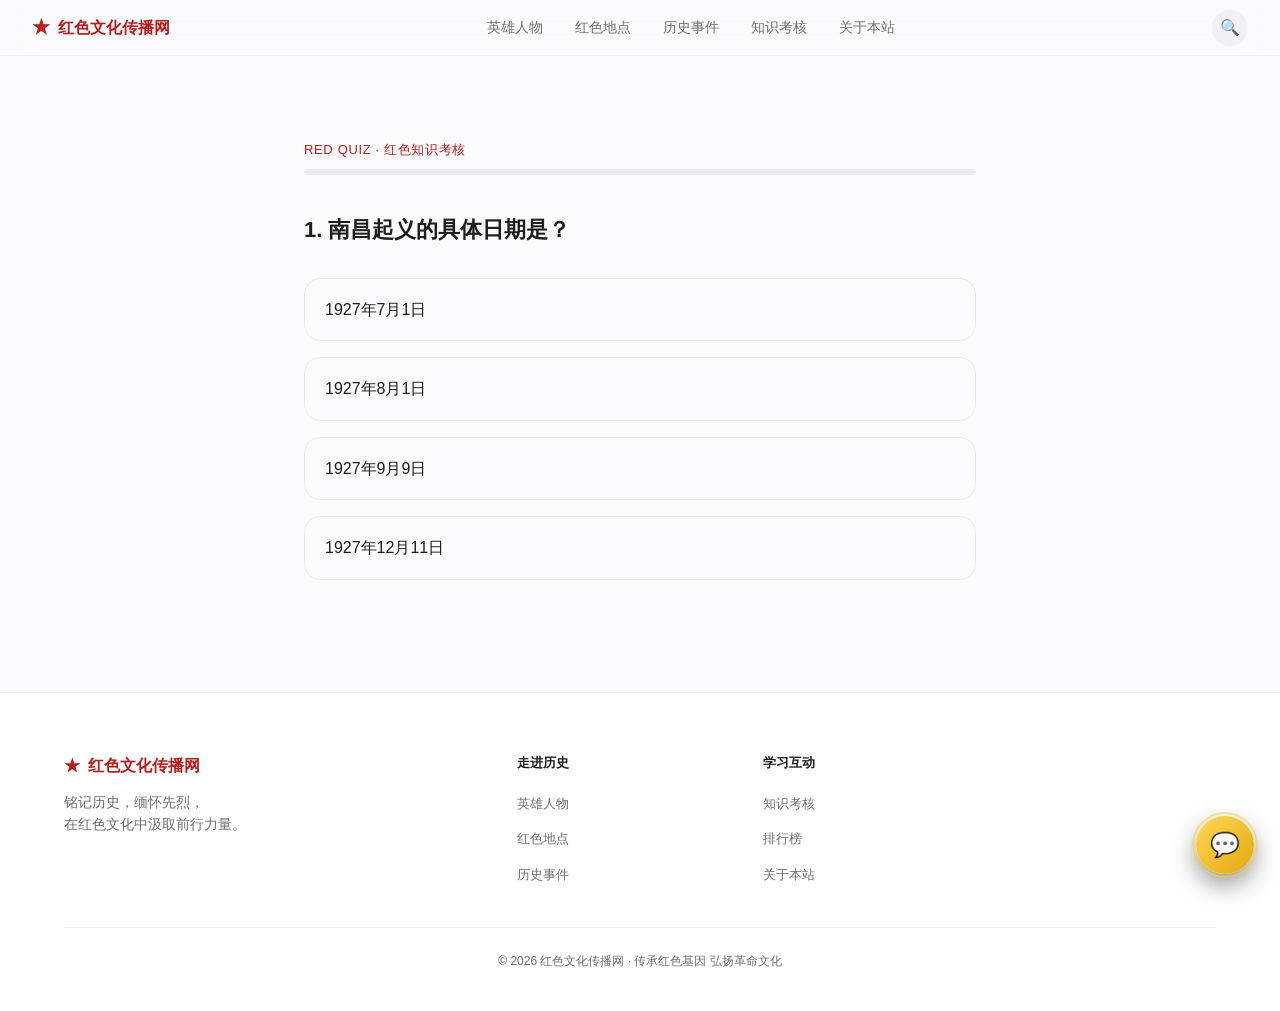
<file: quiz.html>
<!doctype html>
<html lang="zh-CN">
<head>
  <meta charset="UTF-8">
  <meta name="viewport" content="width=device-width, initial-scale=1.0">
  <title>知识考核 - 红色文化传播网</title>
  <link rel="stylesheet" href="css/style.css">
  <style>
    .quiz-container { max-width: 720px; margin: 0 auto; padding: 140px 24px 80px; }
    .progress { height: 6px; background: rgba(0,0,0,0.06); border-radius: 3px; margin-bottom: 40px; overflow: hidden; }
    .progress-bar { height: 100%; background: var(--red); width: 0%; transition: width 0.3s; }
    .question { font-size: 22px; font-weight: 700; line-height: 1.4; margin-bottom: 32px; }
    .options { display: flex; flex-direction: column; gap: 16px; margin-bottom: 32px; }
    .option {
      padding: 18px 20px;
      border: 1px solid rgba(0,0,0,0.08);
      border-radius: 16px;
      cursor: pointer;
      transition: border-color 0.2s, background 0.2s;
      font-size: 16px;
    }
    .option:hover { border-color: var(--red); background: rgba(185,28,28,0.02); }
    .option.correct { border-color: #22c55e; background: rgba(34,197,94,0.06); }
    .option.wrong { border-color: #ef4444; background: rgba(239,68,68,0.06); }
    .option.disabled { pointer-events: none; opacity: 0.7; }
    .explain { background: #f9fafb; border-radius: 16px; padding: 20px; font-size: 15px; color: var(--text-secondary); line-height: 1.7; margin-bottom: 24px; }
    .quiz-actions { display: flex; gap: 16px; }
    .result-box { text-align: center; padding: 60px 24px; }
    .result-score { font-size: 56px; font-weight: 800; color: var(--red); }
    .result-title { font-size: 24px; margin: 16px 0 8px; }
    .meta { font-size: 13px; color: var(--red); text-transform: uppercase; letter-spacing: 0.05em; margin-bottom: 8px; }
  </style>
</head>
<body>
  <header class="nav" id="nav">
    <a href="index.html" class="nav-logo">红色文化传播网</a>
    <nav>
      <ul class="nav-links" id="navLinks">
        <li><a href="heroes.html">英雄人物</a></li>
        <li><a href="places.html">红色地点</a></li>
        <li><a href="events.html">历史事件</a></li>
        <li><a href="quiz.html">知识考核</a></li>
        <li><a href="about.html">关于本站</a></li>
      </ul>
    </nav>
    <div class="nav-search" id="searchBtn">🔍</div>
    <div class="nav-toggle" id="navToggle">☰</div>
  </header>

  <main>
    <div class="quiz-container" id="quizApp">
      <p class="meta">Red Quiz · 红色知识考核</p>
      <div class="progress"><div class="progress-bar" id="progressBar"></div></div>
      <div id="quizContent"></div>
    </div>
  </main>

  <footer class="footer">
    <div class="container">
      <div class="footer-grid">
        <div>
          <div class="footer-brand">红色文化传播网</div>
          <p class="footer-desc">铭记历史，缅怀先烈，<br>在红色文化中汲取前行力量。</p>
        </div>
        <div>
          <h4 class="footer-title">走进历史</h4>
          <ul class="footer-links">
            <li><a href="heroes.html">英雄人物</a></li>
            <li><a href="places.html">红色地点</a></li>
            <li><a href="events.html">历史事件</a></li>
          </ul>
        </div>
        <div>
          <h4 class="footer-title">学习互动</h4>
          <ul class="footer-links">
            <li><a href="quiz.html">知识考核</a></li>
            <li><a href="rank.html">排行榜</a></li>
            <li><a href="about.html">关于本站</a></li>
          </ul>
        </div>
      </div>
      <div class="footer-bottom">© 2026 红色文化传播网 · 传承红色基因 弘扬革命文化</div>
    </div>
  </footer>


  <script src="data/quiz.js"></script>
  <script src="js/main.js"></script>
  <script src="js/ai.js"></script>
  <script>
    (() => {
      const app = document.getElementById('quizApp');
      if (!app || typeof QUIZ === 'undefined') { app.innerHTML = '<p>题库加载失败</p>'; return; }

      let questions = QUIZ.slice().sort(() => Math.random() - 0.5).slice(0, 20);
      let current = 0;
      let correct = 0;
      let answered = false;

      function render() {
        const q = questions[current];
        const progress = ((current) / questions.length) * 100;
        document.getElementById('progressBar').style.width = progress + '%';
        const content = document.getElementById('quizContent');
        content.innerHTML = `
          <div class="question">${current + 1}. ${q.q}</div>
          <div class="options" id="options">
            ${q.options.map((o, i) => `<div class="option" data-idx="${i}">${o}</div>`).join('')}
          </div>
          <div id="explain"></div>
          <div class="quiz-actions" id="actions" style="display:none">
            <button class="btn btn-light" id="nextBtn">下一题</button>
          </div>
        `;
        document.querySelectorAll('.option').forEach(el => {
          el.addEventListener('click', () => answer(parseInt(el.dataset.idx, 10)));
        });
      }

      function answer(idx) {
        if (answered) return;
        answered = true;
        const q = questions[current];
        const options = document.querySelectorAll('.option');
        options[q.answer].classList.add('correct');
        if (idx !== q.answer) {
          options[idx].classList.add('wrong');
        } else {
          correct++;
        }
        options.forEach(o => o.classList.add('disabled'));
        document.getElementById('explain').innerHTML = `<div class="explain"><strong>解析：</strong>${q.explain}</div>`;
        const nextBtn = document.getElementById('nextBtn');
        nextBtn.textContent = current === questions.length - 1 ? '查看结果' : '下一题';
        document.getElementById('actions').style.display = 'flex';
        nextBtn.addEventListener('click', () => {
          current++;
          if (current >= questions.length) showResult();
          else { answered = false; render(); }
        });
      }

      function showResult() {
        const percent = Math.round((correct / questions.length) * 100);
        const badge = percent >= 90 ? '红色领袖' : percent >= 70 ? '红色骨干' : '红色行者';
        try {
          const list = JSON.parse(localStorage.getItem('redQuizRank') || '[]');
          list.push({ percent, badge, date: new Date().toLocaleString('zh-CN') });
          localStorage.setItem('redQuizRank', JSON.stringify(list.slice(-20)));
        } catch (e) {}
        document.getElementById('quizApp').innerHTML = `
          <div class="result-box">
            <div class="result-score">${percent}%</div>
            <div class="result-title">${badge}</div>
            <p class="hero-desc">答对 ${correct} / ${questions.length} 题</p>
            <a href="rank.html" class="btn btn-light" style="margin-right:12px">查看排行榜</a>
            <a href="quiz.html" class="btn" style="background:var(--red);color:#fff">再来一次</a>
          </div>
        `;
      }

      render();
    })();
  </script>
</body>
</html>
</file>
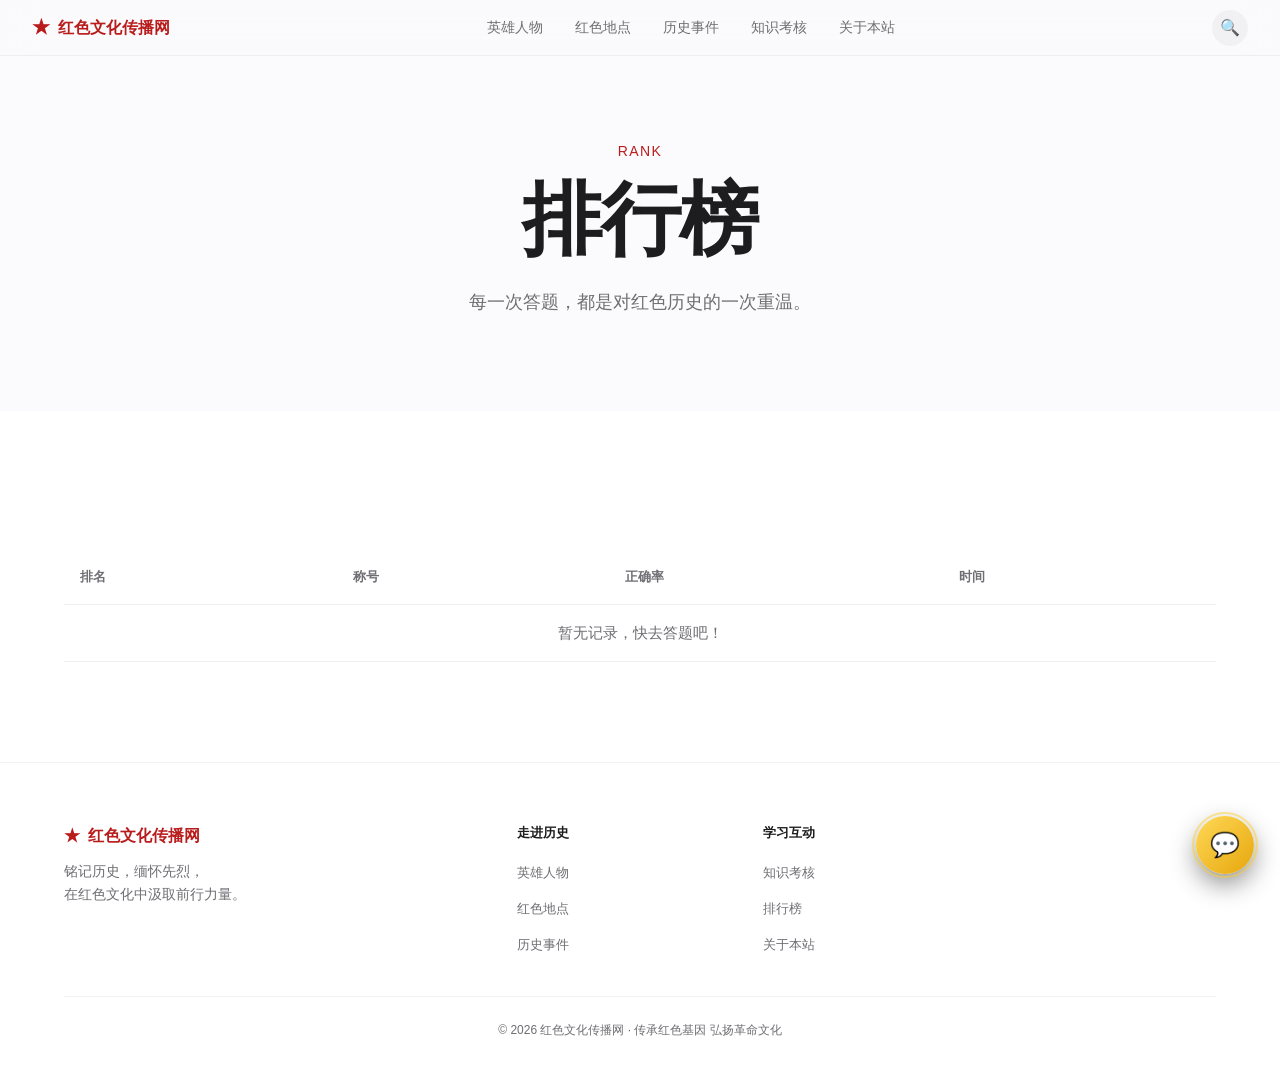
<file: rank.html>
<!doctype html>
<html lang="zh-CN">
<head>
  <meta charset="UTF-8">
  <meta name="viewport" content="width=device-width, initial-scale=1.0">
  <title>排行榜 - 红色文化传播网</title>
  <link rel="stylesheet" href="css/style.css">
  <style>
    .rank-table { width: 100%; border-collapse: collapse; margin-top: 40px; }
    .rank-table th, .rank-table td { padding: 16px; text-align: left; border-bottom: 1px solid rgba(0,0,0,0.06); }
    .rank-table th { font-size: 13px; color: var(--text-secondary); font-weight: 600; text-transform: uppercase; }
    .rank-table td { font-size: 15px; }
    .rank-table tr:hover { background: rgba(0,0,0,0.01); }
  </style>
</head>
<body>
  <header class="nav" id="nav">
    <a href="index.html" class="nav-logo">红色文化传播网</a>
    <nav>
      <ul class="nav-links" id="navLinks">
        <li><a href="heroes.html">英雄人物</a></li>
        <li><a href="places.html">红色地点</a></li>
        <li><a href="events.html">历史事件</a></li>
        <li><a href="quiz.html">知识考核</a></li>
        <li><a href="about.html">关于本站</a></li>
      </ul>
    </nav>
    <div class="nav-search" id="searchBtn">🔍</div>
    <div class="nav-toggle" id="navToggle">☰</div>
  </header>

  <main>
    <section class="page-header">
      <div class="container">
        <p class="hero-eyebrow">Rank</p>
        <h1 class="hero-title">排行榜</h1>
        <p class="hero-desc">每一次答题，都是对红色历史的一次重温。</p>
      </div>
    </section>

    <section class="section section-light">
      <div class="container">
        <div id="rankContent">
          <table class="rank-table">
            <thead>
              <tr><th>排名</th><th>称号</th><th>正确率</th><th>时间</th></tr>
            </thead>
            <tbody id="rankBody"></tbody>
          </table>
        </div>
      </div>
    </section>
  </main>

  <footer class="footer">
    <div class="container">
      <div class="footer-grid">
        <div>
          <div class="footer-brand">红色文化传播网</div>
          <p class="footer-desc">铭记历史，缅怀先烈，<br>在红色文化中汲取前行力量。</p>
        </div>
        <div>
          <h4 class="footer-title">走进历史</h4>
          <ul class="footer-links">
            <li><a href="heroes.html">英雄人物</a></li>
            <li><a href="places.html">红色地点</a></li>
            <li><a href="events.html">历史事件</a></li>
          </ul>
        </div>
        <div>
          <h4 class="footer-title">学习互动</h4>
          <ul class="footer-links">
            <li><a href="quiz.html">知识考核</a></li>
            <li><a href="rank.html">排行榜</a></li>
            <li><a href="about.html">关于本站</a></li>
          </ul>
        </div>
      </div>
      <div class="footer-bottom">© 2026 红色文化传播网 · 传承红色基因 弘扬革命文化</div>
    </div>
  </footer>


  <script src="js/main.js"></script>
  <script src="js/ai.js"></script>
  <script>
    document.addEventListener('DOMContentLoaded', () => {
      let data = [];
      try {
        data = JSON.parse(localStorage.getItem('redQuizRank') || '[]');
      } catch (e) { data = []; }
      const tbody = document.getElementById('rankBody');
      if (!data.length) {
        tbody.innerHTML = '<tr><td colspan="4" style="text-align:center;color:var(--text-secondary)">暂无记录，快去答题吧！</td></tr>';
        return;
      }
      data.sort((a, b) => b.percent - a.percent);
      tbody.innerHTML = data.map((r, i) => `
        <tr>
          <td>#${i + 1}</td>
          <td>${r.badge || '-'}</td>
          <td>${r.percent}%</td>
          <td>${r.date || '-'}</td>
        </tr>
      `).join('');
    });
  </script>
</body>
</html>
</file>
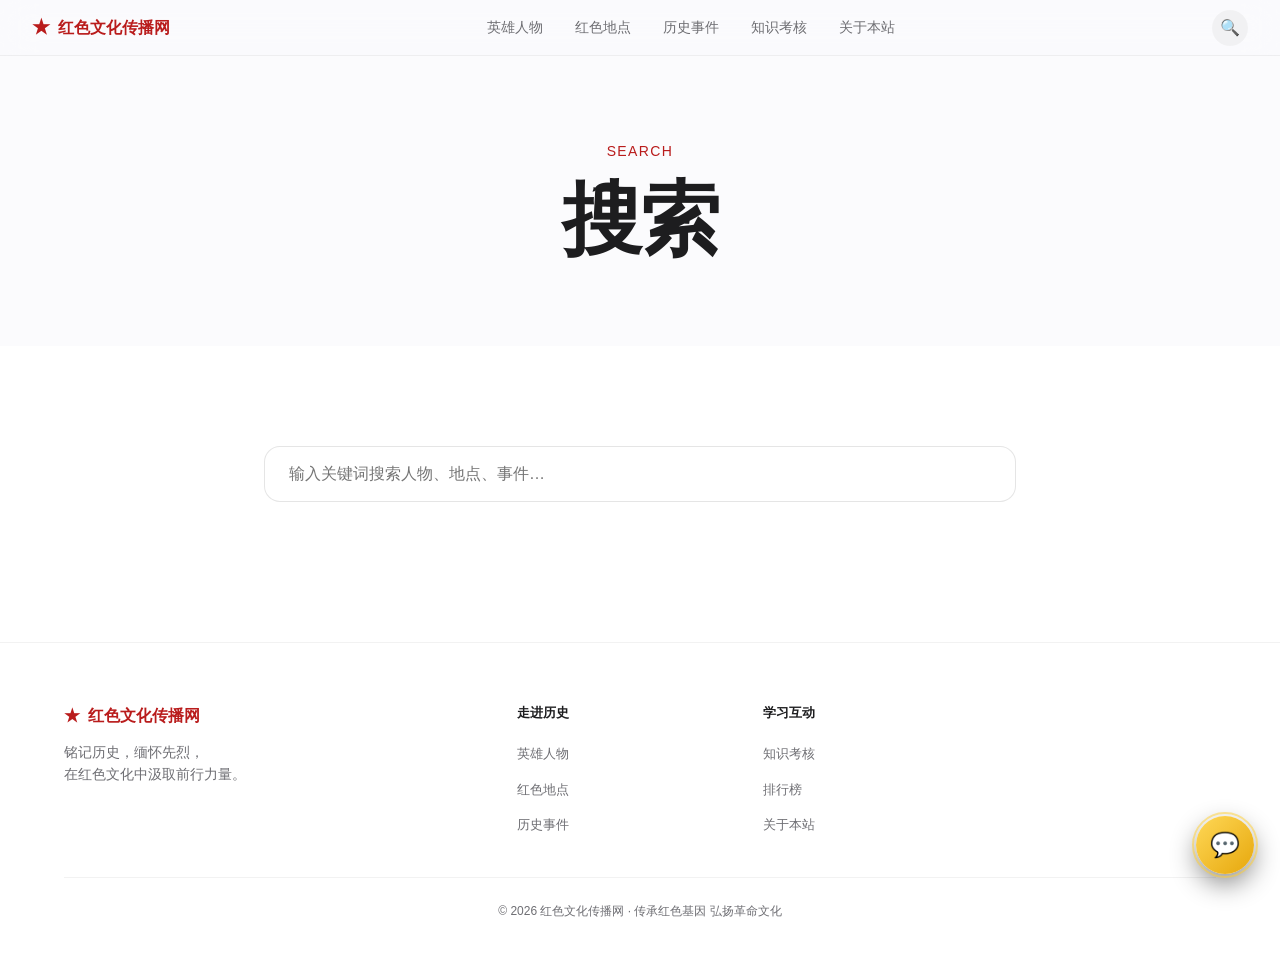
<file: search.html>
<!doctype html>
<html lang="zh-CN">
<head>
  <meta charset="UTF-8">
  <meta name="viewport" content="width=device-width, initial-scale=1.0">
  <title>搜索 - 红色文化传播网</title>
  <link rel="stylesheet" href="css/style.css">
  <style>
    .search-input {
      width: 100%;
      padding: 18px 24px;
      border: 1px solid rgba(0,0,0,0.1);
      border-radius: 16px;
      font-size: 16px;
      margin-bottom: 40px;
    }
    .result-group { margin-bottom: 40px; }
    .result-group h3 { font-size: 18px; margin-bottom: 16px; color: var(--red); }
    .result-item { padding: 16px; border-bottom: 1px solid rgba(0,0,0,0.05); }
    .result-item a { font-weight: 600; }
    .result-item p { font-size: 14px; color: var(--text-secondary); margin-top: 4px; }
  </style>
</head>
<body>
  <header class="nav" id="nav">
    <a href="index.html" class="nav-logo">红色文化传播网</a>
    <nav>
      <ul class="nav-links" id="navLinks">
        <li><a href="heroes.html">英雄人物</a></li>
        <li><a href="places.html">红色地点</a></li>
        <li><a href="events.html">历史事件</a></li>
        <li><a href="quiz.html">知识考核</a></li>
        <li><a href="about.html">关于本站</a></li>
      </ul>
    </nav>
    <div class="nav-search" id="searchBtn">🔍</div>
    <div class="nav-toggle" id="navToggle">☰</div>
  </header>

  <main>
    <section class="page-header">
      <div class="container">
        <p class="hero-eyebrow">Search</p>
        <h1 class="hero-title">搜索</h1>
      </div>
    </section>

    <section class="section section-light">
      <div class="container" style="max-width: 800px;">
        <input type="text" class="search-input" id="searchInput" placeholder="输入关键词搜索人物、地点、事件…">
        <div id="searchResults"></div>
      </div>
    </section>
  </main>

  <footer class="footer">
    <div class="container">
      <div class="footer-grid">
        <div>
          <div class="footer-brand">红色文化传播网</div>
          <p class="footer-desc">铭记历史，缅怀先烈，<br>在红色文化中汲取前行力量。</p>
        </div>
        <div>
          <h4 class="footer-title">走进历史</h4>
          <ul class="footer-links">
            <li><a href="heroes.html">英雄人物</a></li>
            <li><a href="places.html">红色地点</a></li>
            <li><a href="events.html">历史事件</a></li>
          </ul>
        </div>
        <div>
          <h4 class="footer-title">学习互动</h4>
          <ul class="footer-links">
            <li><a href="quiz.html">知识考核</a></li>
            <li><a href="rank.html">排行榜</a></li>
            <li><a href="about.html">关于本站</a></li>
          </ul>
        </div>
      </div>
      <div class="footer-bottom">© 2026 红色文化传播网 · 传承红色基因 弘扬革命文化</div>
    </div>
  </footer>


  <script src="data/heroes.js"></script>
  <script src="data/places.js"></script>
  <script src="data/events.js"></script>
  <script src="js/main.js"></script>
  <script src="js/ai.js"></script>
  <script>
    document.addEventListener('DOMContentLoaded', () => {
      const input = document.getElementById('searchInput');
      const params = new URLSearchParams(window.location.search);
      const q = params.get('q') || '';
      input.value = q;
      function doSearch(key) {
        const k = key.trim();
        const results = document.getElementById('searchResults');
        if (!k) { results.innerHTML = ''; return; }
        const all = [
          ...HEROES.map(h => ({ ...h, type: 'hero', label: '英雄人物' })),
          ...PLACES.map(p => ({ ...p, type: 'place', label: '红色地点' })),
          ...EVENTS.map(e => ({ ...e, type: 'event', label: '历史事件' }))
        ];
        const filtered = all.filter(item => item.n.includes(k) || (item.h && item.h.includes(k)) || (item.t && item.t.includes(k)));
        if (!filtered.length) {
          results.innerHTML = '<p style="text-align:center;color:var(--text-secondary)">未找到相关结果</p>';
          return;
        }
        const groups = {};
        filtered.forEach(item => {
          if (!groups[item.label]) groups[item.label] = [];
          groups[item.label].push(item);
        });
        results.innerHTML = Object.entries(groups).map(([label, items]) => `
          <div class="result-group">
            <h3>${label}</h3>
            ${items.map(item => `
              <div class="result-item">
                <a href="detail.html?type=${item.type}&id=${item.id}">${item.n}</a>
                <p>${(item.h || item.t || '').slice(0, 60)}…</p>
              </div>
            `).join('')}
          </div>
        `).join('');
      }
      input.addEventListener('input', e => doSearch(e.target.value));
      if (q) doSearch(q);
    });
  </script>
</body>
</html>
</file>
<file: css/style.css>
:root {
  --red: #b91c1c;
  --red-dark: #7f1d1d;
  --red-light: #fee2e2;
  --text: #1d1d1f;
  --text-secondary: #6e6e73;
  --bg: #fbfbfd;
  --surface: #ffffff;
  --radius: 24px;
  --max-width: 1200px;
}

* {
  margin: 0;
  padding: 0;
  box-sizing: border-box;
}

html {
  scroll-behavior: smooth;
}

body {
  font-family: -apple-system, BlinkMacSystemFont, "SF Pro Text", "Segoe UI", "PingFang SC", "Microsoft YaHei", sans-serif;
  color: var(--text);
  background: var(--bg);
  line-height: 1.6;
  -webkit-font-smoothing: antialiased;
}

a {
  color: inherit;
  text-decoration: none;
}

img {
  max-width: 100%;
  display: block;
}

.container {
  max-width: var(--max-width);
  margin: 0 auto;
  padding: 0 24px;
}

/* Navigation */
.nav {
  position: fixed;
  top: 0;
  left: 0;
  right: 0;
  z-index: 1000;
  height: 56px;
  display: flex;
  align-items: center;
  justify-content: space-between;
  padding: 0 32px;
  background: rgba(251, 251, 253, 0.8);
  backdrop-filter: blur(16px);
  border-bottom: 1px solid rgba(0, 0, 0, 0.05);
  transition: background 0.3s ease;
}

.nav-logo {
  font-weight: 700;
  font-size: 16px;
  display: flex;
  align-items: center;
  gap: 8px;
  color: var(--red);
}

.nav-logo::before {
  content: "★";
  font-size: 18px;
}

.nav-links {
  display: flex;
  gap: 32px;
  list-style: none;
  font-size: 14px;
  color: var(--text-secondary);
}

.nav-links a {
  transition: color 0.2s;
}

.nav-links a:hover {
  color: var(--red);
}

.nav-search {
  width: 36px;
  height: 36px;
  display: grid;
  place-items: center;
  border-radius: 50%;
  background: rgba(0,0,0,0.04);
  cursor: pointer;
  transition: background 0.2s;
}

.nav-search:hover {
  background: rgba(0,0,0,0.08);
}

.nav-toggle {
  display: none;
  font-size: 24px;
  cursor: pointer;
}

/* Hero */
.hero {
  padding-top: 120px;
  padding-bottom: 80px;
  text-align: center;
  background: var(--bg);
}

.hero-eyebrow {
  font-size: 14px;
  letter-spacing: 0.1em;
  color: var(--red);
  margin-bottom: 16px;
  text-transform: uppercase;
}

.hero-title {
  font-size: clamp(40px, 8vw, 80px);
  font-weight: 800;
  line-height: 1.05;
  margin-bottom: 24px;
  letter-spacing: -0.02em;
}

.hero-desc {
  font-size: 18px;
  color: var(--text-secondary);
  max-width: 680px;
  margin: 0 auto 32px;
  line-height: 1.8;
}

.hero-actions {
  display: inline-flex;
  gap: 24px;
  margin-bottom: 60px;
}

.hero-link {
  color: var(--red);
  font-size: 16px;
  font-weight: 500;
  display: inline-flex;
  align-items: center;
  gap: 6px;
  transition: opacity 0.2s;
}

.hero-link:hover {
  opacity: 0.7;
}

.hero-link::after {
  content: "›";
  font-size: 20px;
}

.hero-image {
  width: 100%;
  max-width: var(--max-width);
  margin: 0 auto;
  border-radius: var(--radius);
  overflow: hidden;
  box-shadow: 0 24px 80px rgba(0,0,0,0.12);
}

.hero-image img {
  width: 100%;
  height: auto;
  object-fit: cover;
}

/* Sections */
.section {
  padding: 100px 0;
}

.section-light {
  background: var(--surface);
}

.section-red {
  background: var(--red);
  color: #fff;
}

.section-header {
  text-align: center;
  margin-bottom: 60px;
}

.section-eyebrow {
  font-size: 13px;
  letter-spacing: 0.1em;
  text-transform: uppercase;
  color: var(--red);
  margin-bottom: 12px;
}

.section-red .section-eyebrow {
  color: rgba(255,255,255,0.7);
}

.section-title {
  font-size: clamp(32px, 5vw, 56px);
  font-weight: 700;
  line-height: 1.1;
  margin-bottom: 20px;
}

.section-subtitle {
  font-size: 17px;
  color: var(--text-secondary);
  max-width: 640px;
  margin: 0 auto;
  line-height: 1.7;
}

.section-red .section-subtitle {
  color: rgba(255,255,255,0.85);
}

/* Feature block (alternating) */
.feature {
  display: grid;
  grid-template-columns: 1fr 1fr;
  gap: 80px;
  align-items: center;
  margin-bottom: 120px;
}

.feature:last-child {
  margin-bottom: 0;
}

.feature.reverse {
  direction: rtl;
}

.feature.reverse > * {
  direction: ltr;
}

.feature-content {
  max-width: 480px;
}

.feature-label {
  font-size: 13px;
  letter-spacing: 0.08em;
  text-transform: uppercase;
  color: var(--red);
  margin-bottom: 12px;
}

.feature-title {
  font-size: 36px;
  font-weight: 700;
  line-height: 1.2;
  margin-bottom: 20px;
}

.feature-text {
  font-size: 16px;
  color: var(--text-secondary);
  line-height: 1.8;
  margin-bottom: 24px;
}

.feature-link {
  color: var(--red);
  font-weight: 500;
  display: inline-flex;
  align-items: center;
  gap: 6px;
}

.feature-link::after {
  content: "›";
  font-size: 20px;
}

.feature-image {
  border-radius: var(--radius);
  overflow: hidden;
  box-shadow: 0 20px 60px rgba(0,0,0,0.1);
}

.feature-image img {
  width: 100%;
  height: 100%;
  object-fit: cover;
}

/* Stats */
.stats {
  display: grid;
  grid-template-columns: repeat(3, 1fr);
  gap: 40px;
  text-align: center;
  margin-top: 60px;
}

.stat-value {
  font-size: 48px;
  font-weight: 700;
  margin-bottom: 8px;
}

.stat-label {
  font-size: 14px;
  opacity: 0.8;
}

/* Cards */
.cards {
  display: grid;
  grid-template-columns: repeat(3, 1fr);
  gap: 24px;
}

.card {
  background: var(--surface);
  border-radius: var(--radius);
  overflow: hidden;
  box-shadow: 0 8px 30px rgba(0,0,0,0.06);
  transition: transform 0.3s ease, box-shadow 0.3s ease;
}

.card:hover {
  transform: translateY(-6px);
  box-shadow: 0 16px 50px rgba(0,0,0,0.1);
}

.card-image {
  width: 100%;
  aspect-ratio: 16 / 10;
  overflow: hidden;
}

.card-image img {
  width: 100%;
  height: 100%;
  object-fit: cover;
  transition: transform 0.5s ease;
}

.card:hover .card-image img {
  transform: scale(1.05);
}

.card-body {
  padding: 28px;
}

.card-label {
  font-size: 12px;
  letter-spacing: 0.08em;
  text-transform: uppercase;
  color: var(--red);
  margin-bottom: 8px;
}

.card-title {
  font-size: 22px;
  font-weight: 700;
  margin-bottom: 12px;
}

.card-text {
  font-size: 15px;
  color: var(--text-secondary);
  line-height: 1.6;
  margin-bottom: 20px;
}

.card-link {
  color: var(--red);
  font-weight: 500;
  font-size: 14px;
}

/* Timeline */
.timeline {
  position: relative;
  display: flex;
  justify-content: space-between;
  gap: 24px;
  margin-top: 60px;
  padding-top: 40px;
}

.timeline::before {
  content: "";
  position: absolute;
  top: 0;
  left: 0;
  right: 0;
  height: 2px;
  background: linear-gradient(90deg, var(--red), #f87171);
}

.timeline-item {
  flex: 1;
  text-align: center;
  position: relative;
  padding-top: 24px;
}

.timeline-item::before {
  content: "";
  position: absolute;
  top: -6px;
  left: 50%;
  transform: translateX(-50%);
  width: 14px;
  height: 14px;
  border-radius: 50%;
  background: var(--red);
  border: 3px solid var(--bg);
}

.timeline-year {
  font-size: 24px;
  font-weight: 700;
  margin-bottom: 8px;
}

.timeline-title {
  font-size: 14px;
  color: var(--text-secondary);
  line-height: 1.5;
}

/* CTA */
.cta {
  background: linear-gradient(135deg, var(--red) 0%, var(--red-dark) 100%);
  border-radius: var(--radius);
  padding: 80px 40px;
  text-align: center;
  color: #fff;
}

.cta-title {
  font-size: clamp(28px, 4vw, 44px);
  font-weight: 700;
  margin-bottom: 16px;
}

.cta-desc {
  font-size: 16px;
  opacity: 0.85;
  max-width: 560px;
  margin: 0 auto 32px;
  line-height: 1.7;
}

.btn {
  display: inline-flex;
  align-items: center;
  justify-content: center;
  gap: 8px;
  padding: 14px 28px;
  border-radius: 999px;
  font-size: 15px;
  font-weight: 600;
  border: none;
  cursor: pointer;
  transition: transform 0.2s, box-shadow 0.2s;
}

.btn:hover {
  transform: translateY(-2px);
  box-shadow: 0 8px 20px rgba(0,0,0,0.15);
}

.btn-light {
  background: #fff;
  color: var(--red);
}

.btn-outline {
  background: transparent;
  color: #fff;
  border: 1px solid rgba(255,255,255,0.5);
}

/* Footer */
.footer {
  padding: 60px 0 40px;
  background: var(--surface);
  border-top: 1px solid rgba(0,0,0,0.05);
}

.footer-grid {
  display: grid;
  grid-template-columns: 2fr repeat(3, 1fr);
  gap: 40px;
  margin-bottom: 40px;
}

.footer-brand {
  font-weight: 700;
  color: var(--red);
  margin-bottom: 12px;
  display: flex;
  align-items: center;
  gap: 8px;
}

.footer-brand::before {
  content: "★";
}

.footer-desc {
  font-size: 14px;
  color: var(--text-secondary);
  line-height: 1.6;
}

.footer-title {
  font-size: 13px;
  font-weight: 700;
  margin-bottom: 16px;
  color: var(--text);
}

.footer-links {
  list-style: none;
  display: flex;
  flex-direction: column;
  gap: 10px;
}

.footer-links a {
  font-size: 13px;
  color: var(--text-secondary);
  transition: color 0.2s;
}

.footer-links a:hover {
  color: var(--red);
}

.footer-bottom {
  text-align: center;
  font-size: 12px;
  color: var(--text-secondary);
  padding-top: 24px;
  border-top: 1px solid rgba(0,0,0,0.05);
}

/* AI Assistant floating button */
.ai-float {
  position: fixed;
  right: 24px;
  bottom: 24px;
  width: 56px;
  height: 56px;
  border-radius: 50%;
  background: var(--red);
  color: #fff;
  display: grid;
  place-items: center;
  font-size: 24px;
  box-shadow: 0 8px 24px rgba(185, 28, 28, 0.35);
  cursor: pointer;
  z-index: 999;
  transition: transform 0.2s;
}

.ai-float:hover {
  transform: scale(1.05);
}

/* Responsive */
@media (max-width: 900px) {
  .nav-links {
    display: none;
    position: absolute;
    top: 56px;
    left: 0;
    right: 0;
    flex-direction: column;
    background: rgba(251,251,253,0.98);
    padding: 20px 32px;
    gap: 16px;
    border-bottom: 1px solid rgba(0,0,0,0.05);
  }

  .nav-links.open {
    display: flex;
  }

  .nav-toggle {
    display: block;
  }

  .feature {
    grid-template-columns: 1fr;
    gap: 40px;
  }

  .cards {
    grid-template-columns: 1fr;
  }

  .stats {
    grid-template-columns: 1fr;
    gap: 24px;
  }

  .timeline {
    flex-direction: column;
    gap: 32px;
  }

  .timeline::before {
    display: none;
  }

  .footer-grid {
    grid-template-columns: 1fr 1fr;
  }
}

@media (max-width: 600px) {
  .hero-actions {
    flex-direction: column;
    gap: 12px;
  }

  .footer-grid {
    grid-template-columns: 1fr;
  }
}

/* Page header for sub pages */
.page-header {
  padding-top: 140px;
  padding-bottom: 60px;
  text-align: center;
  background: var(--bg);
}
</file>
